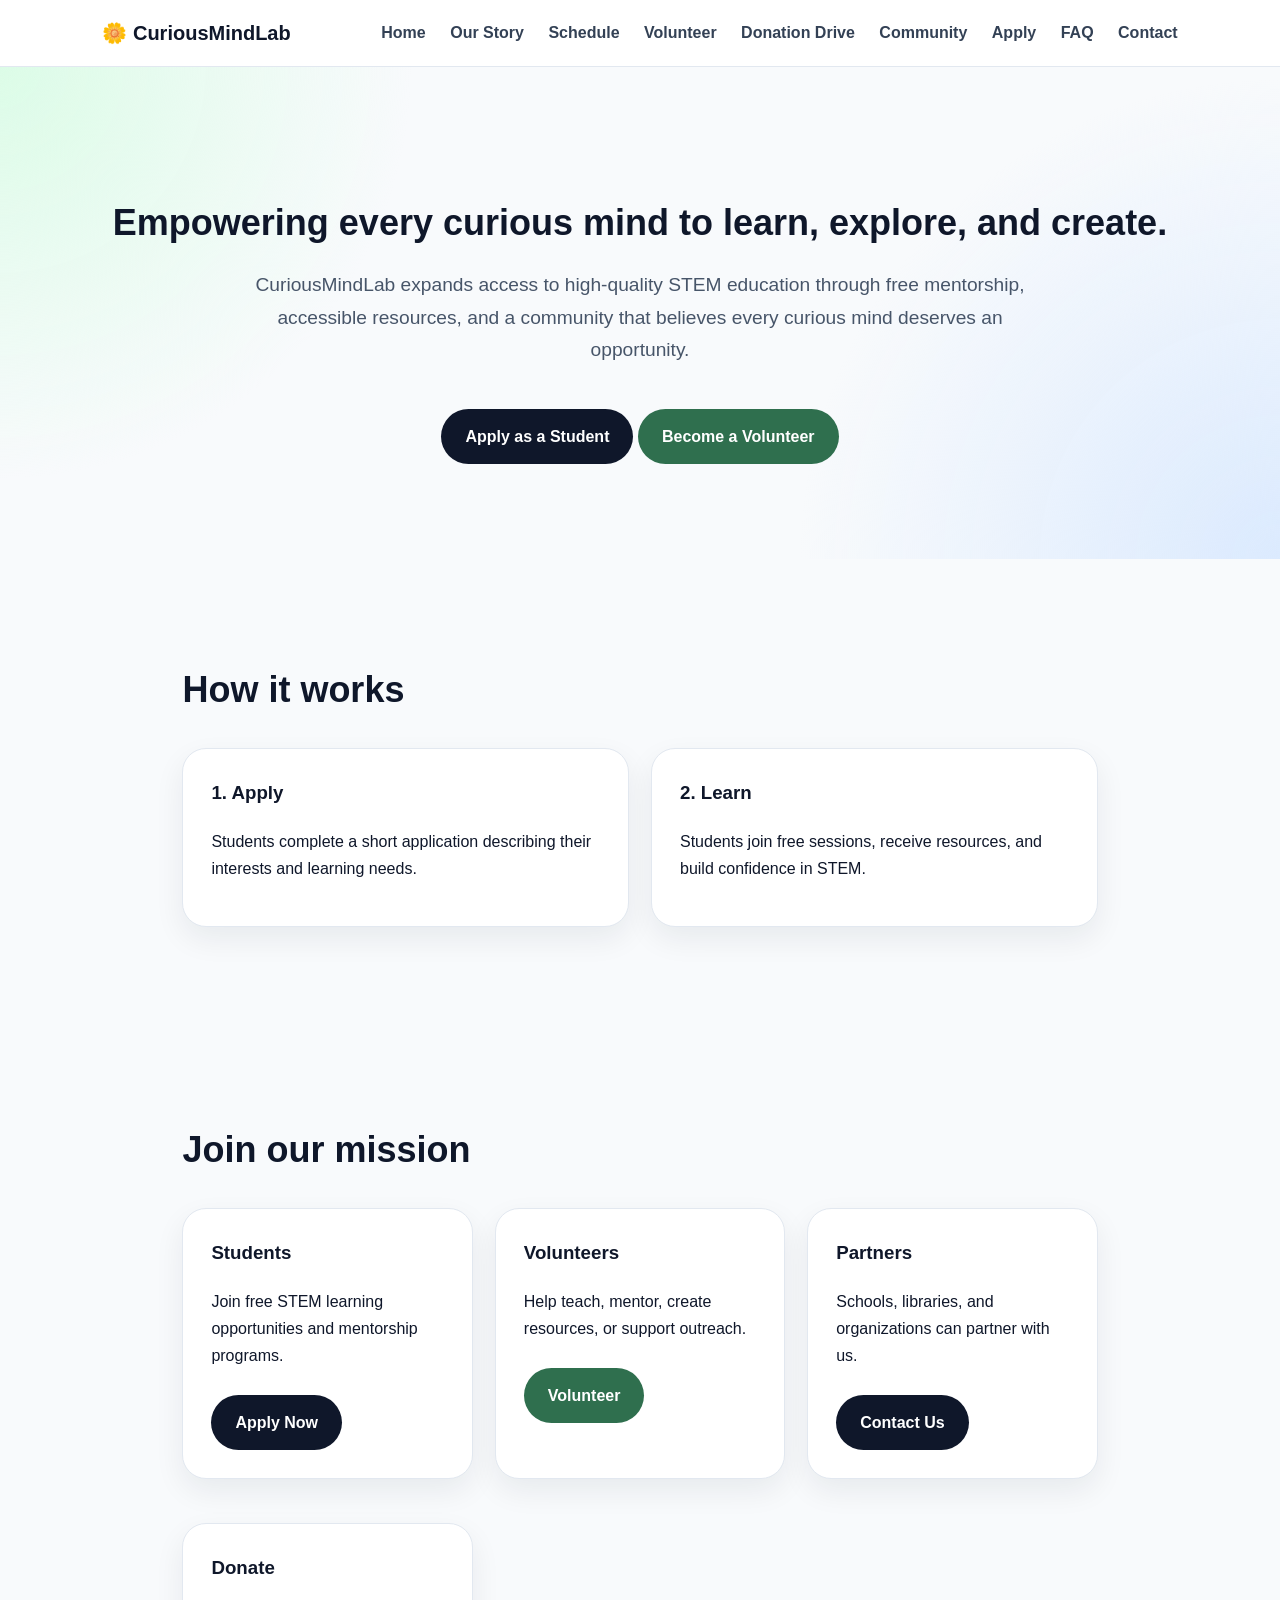
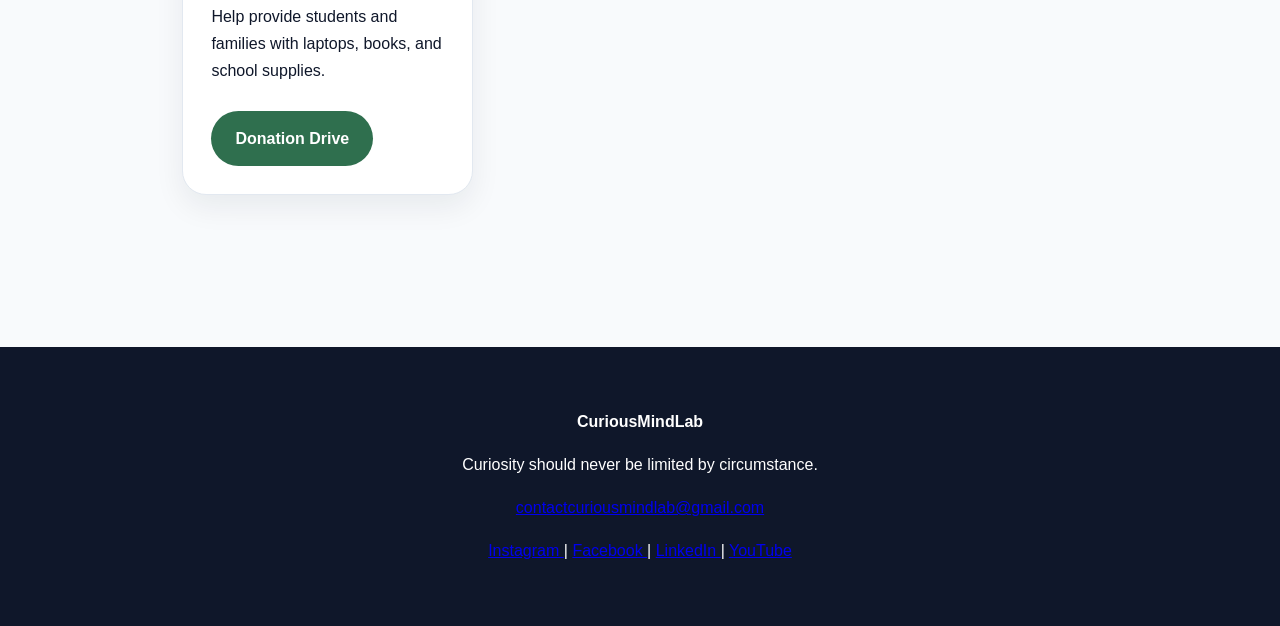
<file: index.html>
<!DOCTYPE html>
<html lang="en">
<head>
  <meta charset="UTF-8">
  <meta name="viewport" content="width=device-width, initial-scale=1.0">
  <title>CuriousMindLab</title>
  <link rel="stylesheet" href="style.css">
</head>
<body>

<nav>
  <a class="logo" href="index.html">🌼 CuriousMindLab</a>
  <button class="menu-btn" onclick="toggleMenu()">☰</button>
  <div class="nav-links" id="navLinks">
    <a href="index.html">Home</a>
    <a href="about.html">Our Story</a>
    <a href="schedule.html">Schedule</a>
    <a href="volunteer.html">Volunteer</a>
    <a href="donate.html">Donation Drive</a>
    <a href="community.html">Community</a>
    <a href="signup.html">Apply</a>
    <a href="faq.html">FAQ</a>
    <a href="contact.html">Contact</a>
  </div>
</nav>

<div class="hero">
  <h2> Empowering every curious mind to learn, explore, and create.</h2>
  <p>
    CuriousMindLab expands access to high-quality STEM education through free
    mentorship, accessible resources, and a community that believes every curious
    mind deserves an opportunity.
  </p>
  <a class="btn" href="https://forms.gle/2xfZHjqkMkYTVEiT9" target="_blank">Apply as a Student</a>
  <a class="btn green" href="https://forms.gle/sJ379AuczvffEJZz8" target="_blank">Become a Volunteer</a>
</div>

<section>
  <h2>How it works</h2>
  <div class="grid">
    <div class="card"><h3>1. Apply</h3><p>Students complete a short application describing their interests and learning needs.</p></div>
    <div class="card"><h3>2. Learn</h3><p>Students join free sessions, receive resources, and build confidence in STEM.</p></div>
  </div>
</section>

<section>
  <h2>Join our mission</h2>
  <div class="grid">
    <div class="card">
      <h3>Students</h3>
      <p>Join free STEM learning opportunities and mentorship programs.</p>
      <a class="btn" href="https://forms.gle/vCegKEQK5pZATJHg9" target="_blank">Apply Now</a>
    </div>
    <div class="card">
      <h3>Volunteers</h3>
      <p>Help teach, mentor, create resources, or support outreach.</p>
      <a class="btn green" href="https://forms.gle/sJ379AuczvffEJZz8" target="_blank">Volunteer</a>
    </div>
    <div class="card">
      <h3>Partners</h3>
      <p>Schools, libraries, and organizations can partner with us.</p>
      <a class="btn" href="contact.html">Contact Us</a>
    </div>
    <div class="card">
      <h3>Donate</h3>
      <p>Help provide students and families with laptops, books, and school supplies.</p>
      <a class="btn green" href="donate.html">Donation Drive</a>
    </div>
  </div>
</section>


 <footer>
  <p><strong>CuriousMindLab</strong></p>

  <p>Curiosity should never be limited by circumstance.</p>

  <p>
    <a href="mailto:contactcuriousmindlab@gmail.com">
      contactcuriousmindlab@gmail.com
    </a>
  </p>

  <p>
    <a
      href="https://www.instagram.com/contactcuriousmindlab/"
      target="_blank"
      rel="noopener noreferrer"
    >
      Instagram
    </a>
    |
    <a
      href="https://www.facebook.com/CuriousMindLab.org/"
      target="_blank"
      rel="noopener noreferrer"
    >
      Facebook
    </a>
    |
    <a
      href="https://www.linkedin.com/company/curiousmindlab/"
      target="_blank"
      rel="noopener noreferrer"
    >
      LinkedIn
    </a>
    |
    <a
      href="https://www.youtube.com/@CuriousMindLabOrg"
      target="_blank"
      rel="noopener noreferrer"
    >
      YouTube
    </a>
  </p>
</footer>


<script src="script.js"></script>
</body>
</html>
</file>
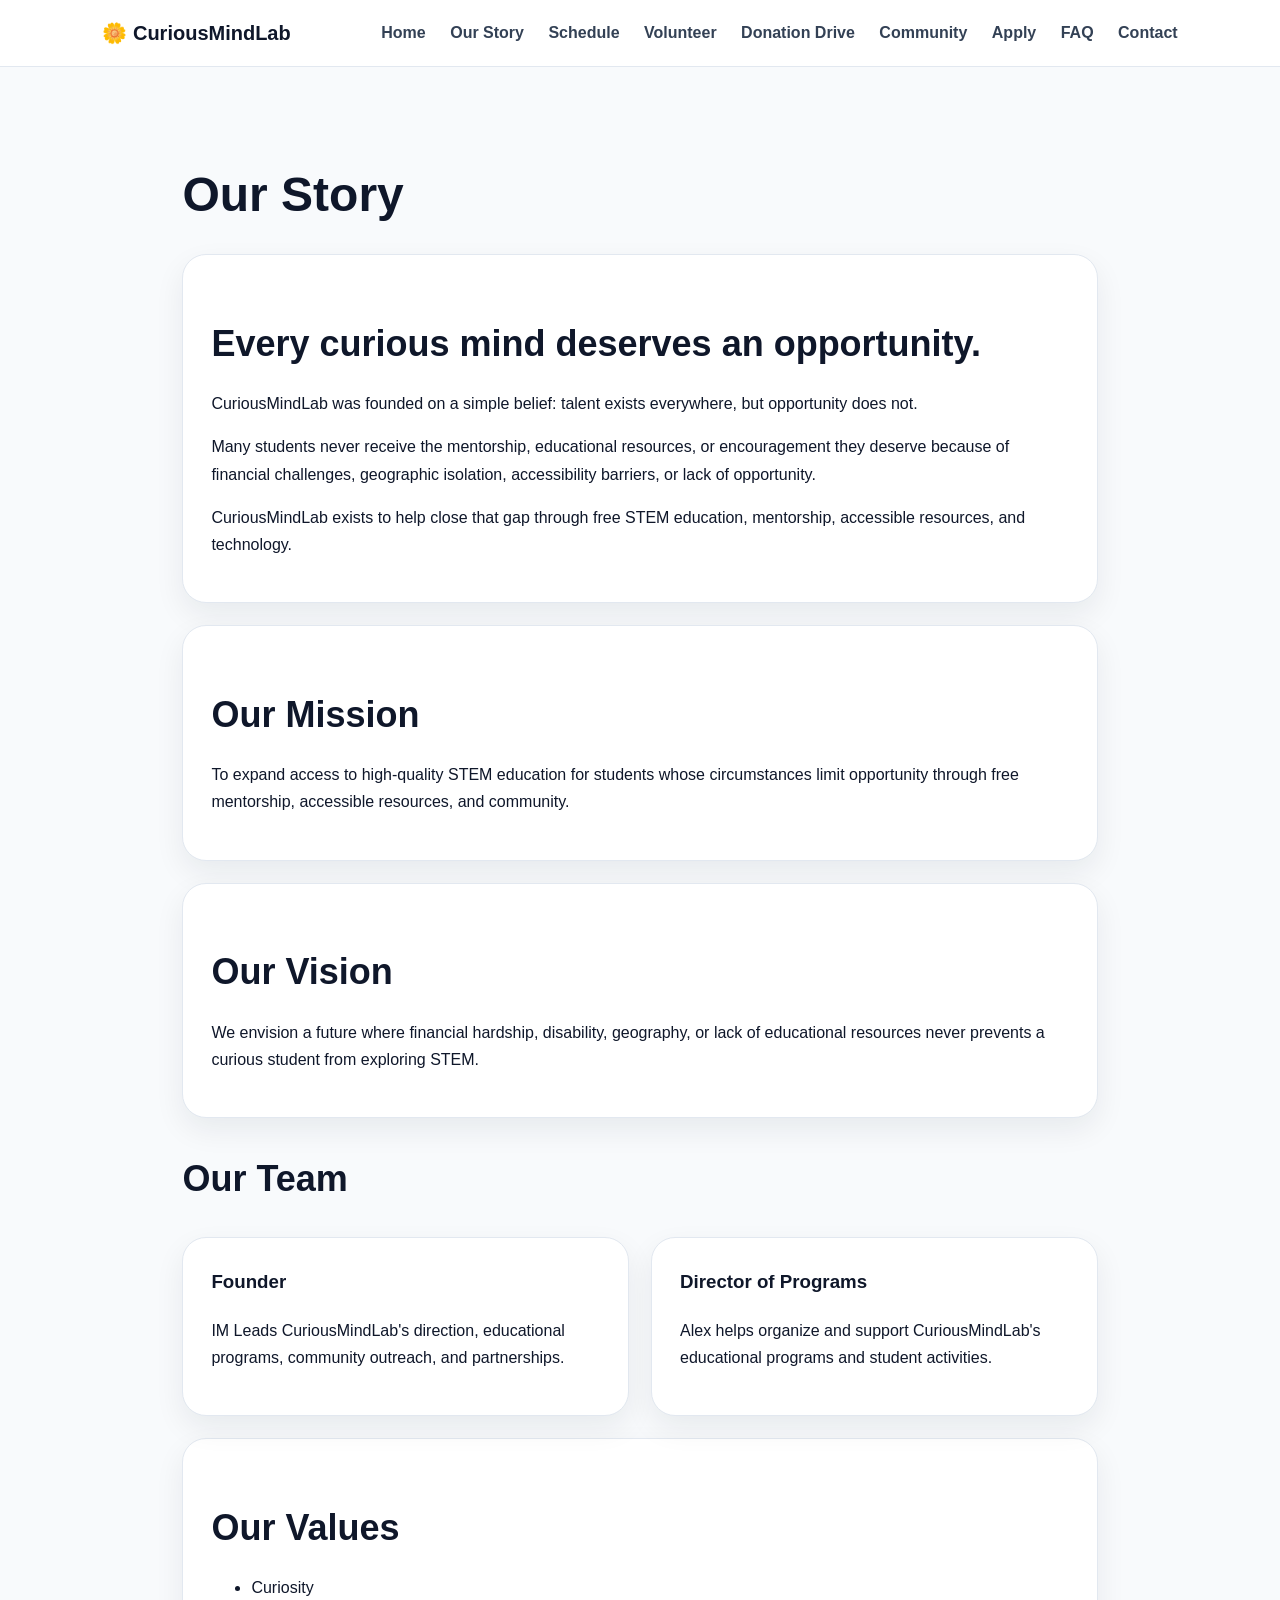
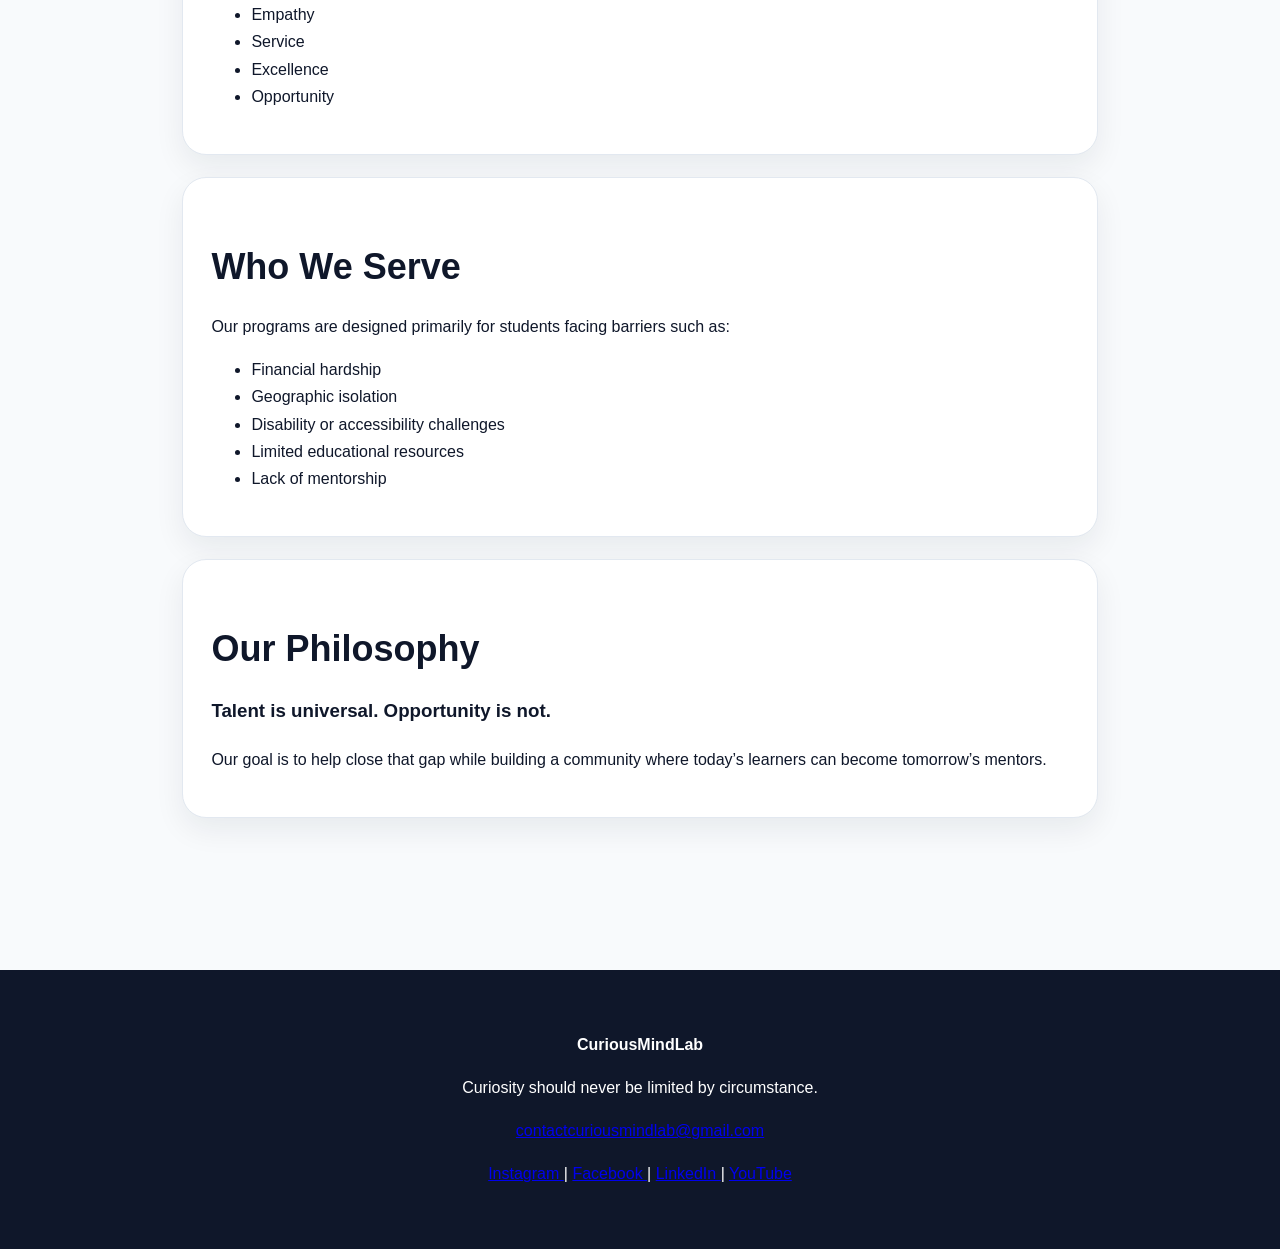
<file: about.html>
<!DOCTYPE html>
<html lang="en">
<head>
  <meta charset="UTF-8">
  <meta name="viewport" content="width=device-width, initial-scale=1.0">
  <title>Our Story | CuriousMindLab</title>
  <link rel="stylesheet" href="style.css">
</head>
<body>

<nav>
  <a class="logo" href="index.html">🌼 CuriousMindLab</a>
  <button class="menu-btn" onclick="toggleMenu()">☰</button>

  <div class="nav-links" id="navLinks">
    <a href="index.html">Home</a>
    <a href="about.html">Our Story</a>
    <a href="schedule.html">Schedule</a>
    <a href="volunteer.html">Volunteer</a>
    <a href="donate.html">Donation Drive</a>
    <a href="community.html">Community</a>
    <a href="signup.html">Apply</a>
    <a href="faq.html">FAQ</a>
    <a href="contact.html">Contact</a>
  </div>
</nav>


<div class="container">

  <h1>Our Story</h1>

  <div class="card">
    <h2>Every curious mind deserves an opportunity.</h2>

    <p>
      CuriousMindLab was founded on a simple belief: talent exists everywhere,
      but opportunity does not.
    </p>

    <p>
      Many students never receive the mentorship, educational resources, or
      encouragement they deserve because of financial challenges, geographic
      isolation, accessibility barriers, or lack of opportunity.
    </p>

    <p>
      CuriousMindLab exists to help close that gap through free STEM education,
      mentorship, accessible resources, and technology.
    </p>
  </div>


  <div class="card">
    <h2>Our Mission</h2>

    <p>
      To expand access to high-quality STEM education for students whose
      circumstances limit opportunity through free mentorship, accessible
      resources, and community.
    </p>
  </div>


  <div class="card">
    <h2>Our Vision</h2>

    <p>
      We envision a future where financial hardship, disability, geography, or
      lack of educational resources never prevents a curious student from
      exploring STEM.
    </p>
  </div>


  <!-- TEAM -->

  <h2>Our Team</h2>



<div class="grid">
  <div class="card">
    <h3>Founder</h3>
    <p>
      IM Leads CuriousMindLab's direction, educational programs,
      community outreach, and partnerships.
    </p>
  </div>

  <div class="card">
    <h3>Director of Programs</h3>
    <p>
      Alex helps organize and support CuriousMindLab's educational
      programs and student activities.
    </p>
  </div>
</div>


  <div class="card">
    <h2>Our Values</h2>

    <ul>
      <li>Curiosity</li>
      <li>Empathy</li>
      <li>Service</li>
      <li>Excellence</li>
      <li>Opportunity</li>
    </ul>
  </div>


  <div class="card">
    <h2>Who We Serve</h2>

    <p>
      Our programs are designed primarily for students facing barriers such as:
    </p>

    <ul>
      <li>Financial hardship</li>
      <li>Geographic isolation</li>
      <li>Disability or accessibility challenges</li>
      <li>Limited educational resources</li>
      <li>Lack of mentorship</li>
    </ul>
  </div>


  <div class="card">
    <h2>Our Philosophy</h2>

    <h3>Talent is universal. Opportunity is not.</h3>

    <p>
      Our goal is to help close that gap while building a community where
      today’s learners can become tomorrow’s mentors.
    </p>
  </div>

</div>


<footer>
  <p><strong>CuriousMindLab</strong></p>

  <p>Curiosity should never be limited by circumstance.</p>

  <p>
    <a href="mailto:contactcuriousmindlab@gmail.com">
      contactcuriousmindlab@gmail.com
    </a>
  </p>

  <p>
    <a
      href="https://www.instagram.com/contactcuriousmindlab/"
      target="_blank"
      rel="noopener noreferrer"
    >
      Instagram
    </a>
    |
    <a
      href="https://www.facebook.com/CuriousMindLab.org/"
      target="_blank"
      rel="noopener noreferrer"
    >
      Facebook
    </a>
    |
    <a
      href="https://www.linkedin.com/company/curiousmindlab/"
      target="_blank"
      rel="noopener noreferrer"
    >
      LinkedIn
    </a>
    |
    <a
      href="https://www.youtube.com/@CuriousMindLabOrg"
      target="_blank"
      rel="noopener noreferrer"
    >
      YouTube
    </a>
  </p>
</footer>


<script src="script.js"></script>

</body>
</html>
</file>
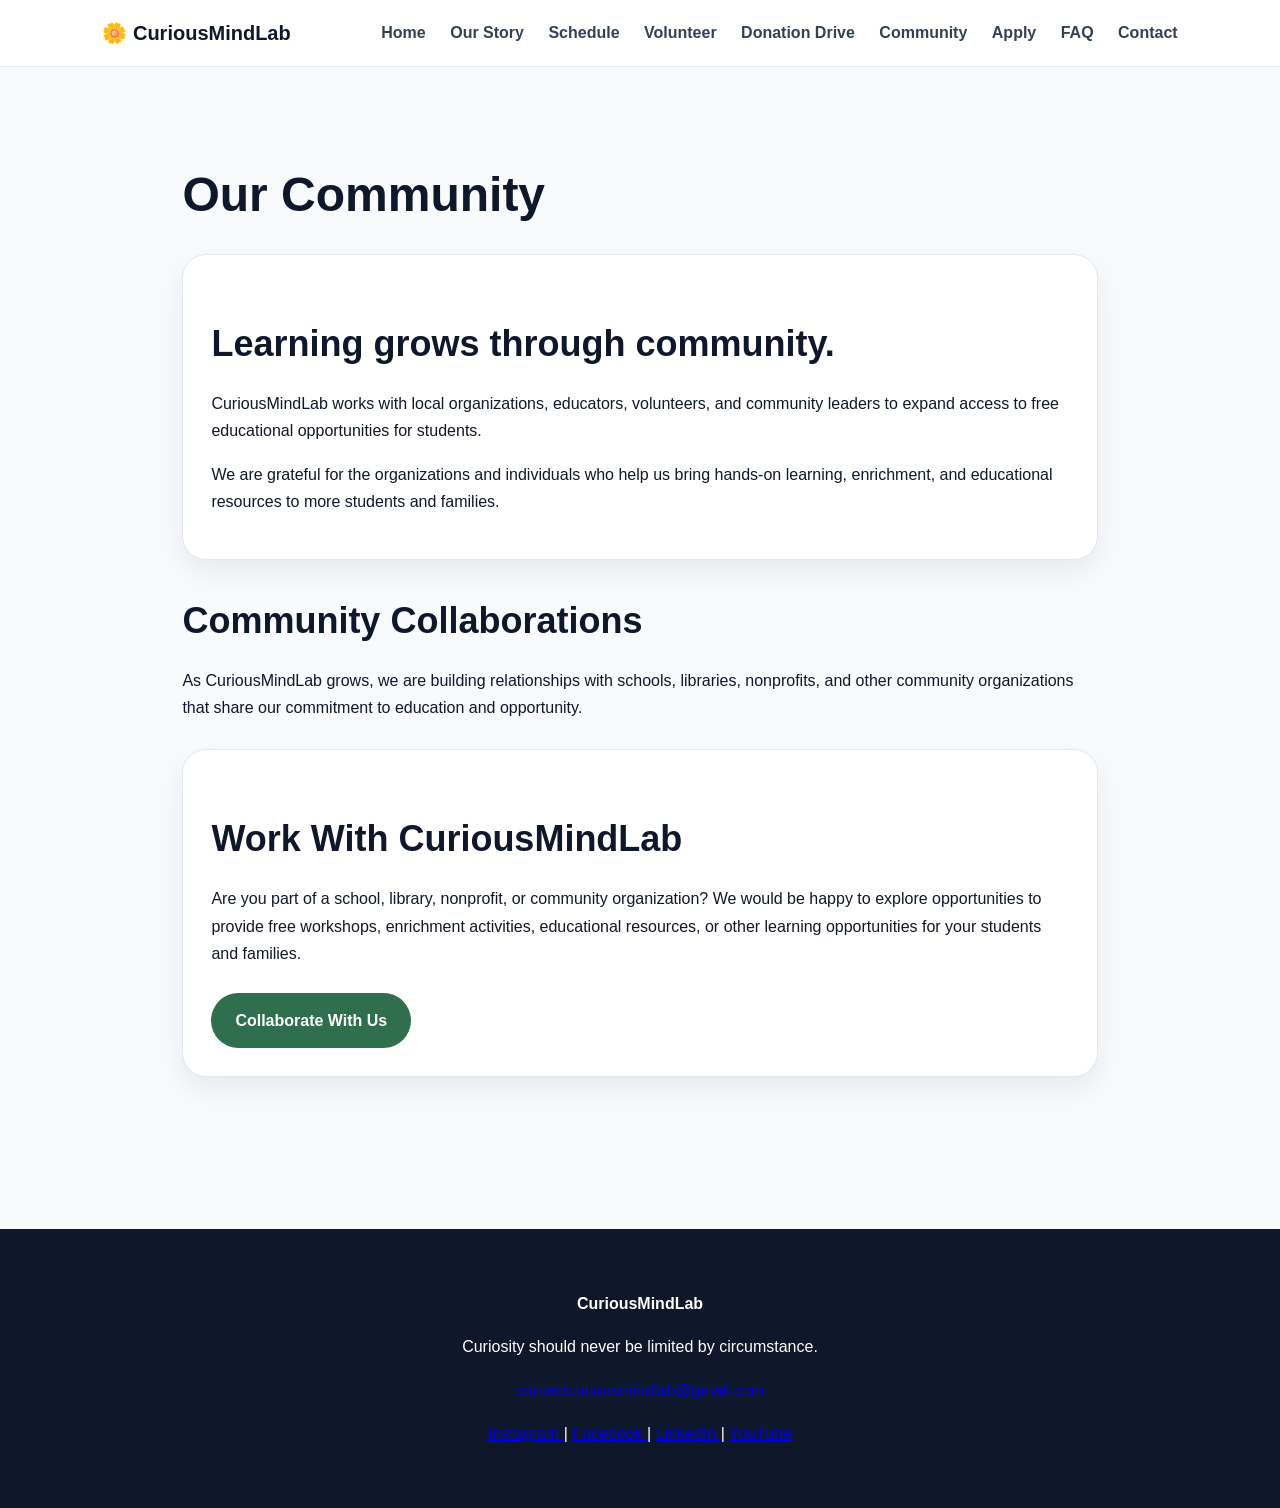
<file: community.html>
<!DOCTYPE html>
<html lang="en">
<head>
  <meta charset="UTF-8">
  <meta name="viewport" content="width=device-width, initial-scale=1.0">
  <title>Community | CuriousMindLab</title>
  <link rel="stylesheet" href="style.css">
</head>
<body>

<nav>
  <a class="logo" href="index.html">🌼 CuriousMindLab</a>
  <button class="menu-btn" onclick="toggleMenu()">☰</button>

  <div class="nav-links" id="navLinks">
    <a href="index.html">Home</a>
    <a href="about.html">Our Story</a>
    <a href="schedule.html">Schedule</a>
    <a href="volunteer.html">Volunteer</a>
    <a href="donate.html">Donation Drive</a>
    <a href="community.html">Community</a>
    <a href="signup.html">Apply</a>
    <a href="faq.html">FAQ</a>
    <a href="contact.html">Contact</a>
  </div>
</nav>


<div class="container">

  <h1>Our Community</h1>

  <div class="card">
    <h2>Learning grows through community.</h2>
    <p>
      CuriousMindLab works with local organizations, educators, volunteers,
      and community leaders to expand access to free educational opportunities
      for students.
    </p>

    <p>
      We are grateful for the organizations and individuals who help us bring
      hands-on learning, enrichment, and educational resources to more students
      and families.
    </p>
  </div>


  <h2>Community Collaborations</h2>

  <p>
    As CuriousMindLab grows, we are building relationships with schools,
    libraries, nonprofits, and other community organizations that share our
    commitment to education and opportunity.
  </p>

  <div class="grid">

    <!--
    Add a card here after a real collaboration has taken place.

    Example:

    <div class="card">
      <h3>Sunday Friends</h3>
      <p>
        CuriousMindLab led a hands-on STEM activity station for students and
        families in the Sunday Friends community.
      </p>
    </div>
    -->

  </div>

  <div class="card">
    <h2>Work With CuriousMindLab</h2>

    <p>
      Are you part of a school, library, nonprofit, or community organization?
      We would be happy to explore opportunities to provide free workshops,
      enrichment activities, educational resources, or other learning
      opportunities for your students and families.
    </p>

    <a class="btn green" href="contact.html">
      Collaborate With Us
    </a>
  </div>

</div>


<footer>
  <p><strong>CuriousMindLab</strong></p>

  <p>Curiosity should never be limited by circumstance.</p>

  <p>
    <a href="mailto:contactcuriousmindlab@gmail.com">
      contactcuriousmindlab@gmail.com
    </a>
  </p>

  <p>
    <a
      href="https://www.instagram.com/contactcuriousmindlab/"
      target="_blank"
      rel="noopener noreferrer"
    >
      Instagram
    </a>
    |
    <a
      href="https://www.facebook.com/CuriousMindLab.org/"
      target="_blank"
      rel="noopener noreferrer"
    >
      Facebook
    </a>
    |
    <a
      href="https://www.linkedin.com/company/curiousmindlab/"
      target="_blank"
      rel="noopener noreferrer"
    >
      LinkedIn
    </a>
    |
    <a
      href="https://www.youtube.com/@CuriousMindLabOrg"
      target="_blank"
      rel="noopener noreferrer"
    >
      YouTube
    </a>
  </p>
</footer>


<script src="script.js"></script>

</body>
</html>
</file>
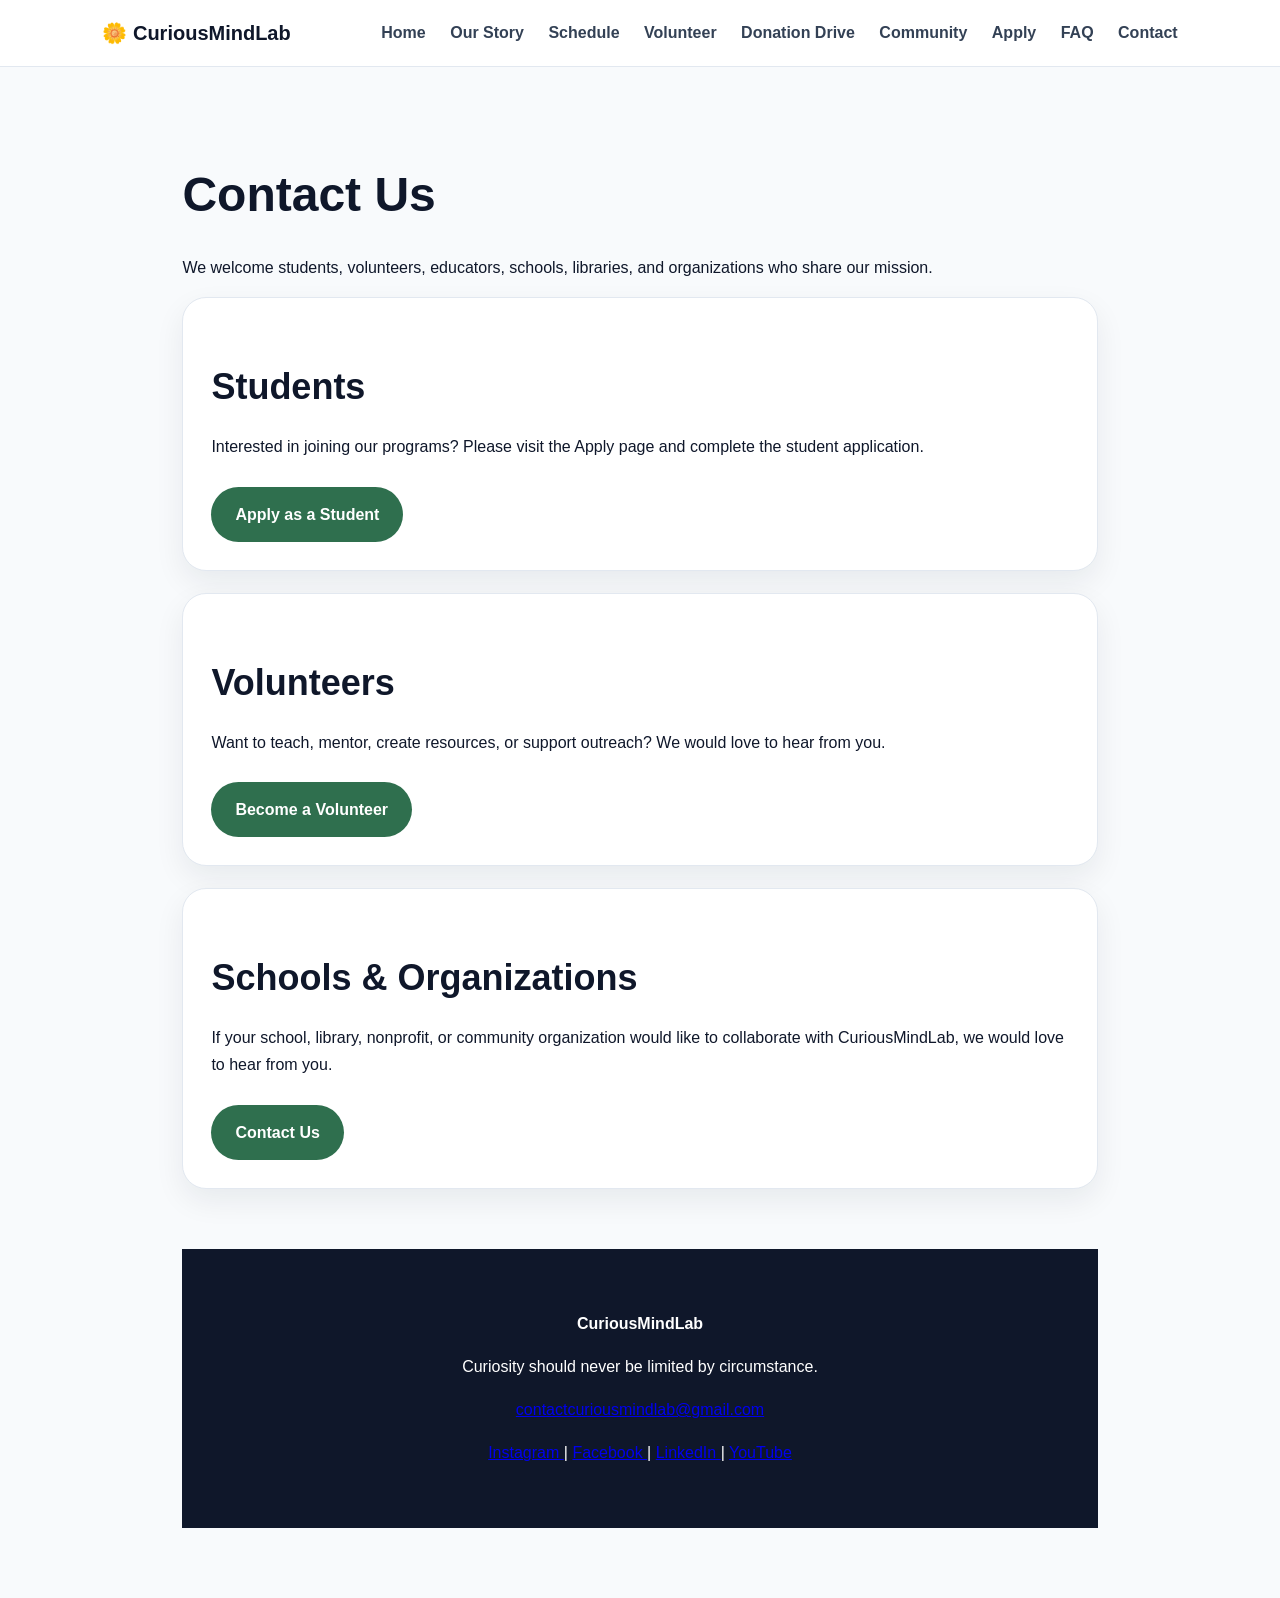
<file: contact.html>
<!DOCTYPE html>
<html lang="en">
<head>
  <meta charset="UTF-8">
  <meta name="viewport" content="width=device-width, initial-scale=1.0">
  <title>Contact | CuriousMindLab</title>
  <link rel="stylesheet" href="style.css">
</head>
<body>

<nav>
  <a class="logo" href="index.html">🌼 CuriousMindLab</a>
  <button class="menu-btn" onclick="toggleMenu()">☰</button>
  <div class="nav-links" id="navLinks">
    <a href="index.html">Home</a>
    <a href="about.html">Our Story</a>
    <a href="schedule.html">Schedule</a>
    <a href="volunteer.html">Volunteer</a>
    <a href="donate.html">Donation Drive</a>
    <a href="community.html">Community</a>
    <a href="signup.html">Apply</a>
    <a href="faq.html">FAQ</a>
    <a href="contact.html">Contact</a>
  </div>
</nav>

<div class="container">
  <h1>Contact Us</h1>

  <p>
    We welcome students, volunteers, educators, schools, libraries, and organizations
    who share our mission.
  </p>

  <div class="card">
    <h2>Students</h2>
    <p>
      Interested in joining our programs? Please visit the Apply page and complete
      the student application.
    </p>
    <a class="btn green" href="signup.html">Apply as a Student</a>
  </div>

  <div class="card">
    <h2>Volunteers</h2>
    <p>
      Want to teach, mentor, create resources, or support outreach? We would love
      to hear from you.
    </p>
    <a class="btn green" href="https://forms.gle/sJ379AuczvffEJZz8" target="_blank">
      Become a Volunteer
    </a>
  </div>

<div class="card">
  <h2>Schools & Organizations</h2>
  <p>
    If your school, library, nonprofit, or community organization would like
    to collaborate with CuriousMindLab, we would love to hear from you.
  </p>


  <a
    class="btn green"
    href="mailto:contactcuriousmindlab@gmail.com"
  >
    Contact Us
  </a>
</div>

<footer>
  <p><strong>CuriousMindLab</strong></p>

  <p>Curiosity should never be limited by circumstance.</p>

  <p>
    <a href="mailto:contactcuriousmindlab@gmail.com">
      contactcuriousmindlab@gmail.com
    </a>
  </p>

  <p>
    <a
      href="https://www.instagram.com/contactcuriousmindlab/"
      target="_blank"
      rel="noopener noreferrer"
    >
      Instagram
    </a>
    |
    <a
      href="https://www.facebook.com/CuriousMindLab.org/"
      target="_blank"
      rel="noopener noreferrer"
    >
      Facebook
    </a>
    |
    <a
      href="https://www.linkedin.com/company/curiousmindlab/"
      target="_blank"
      rel="noopener noreferrer"
    >
      LinkedIn
    </a>
    |
    <a
      href="https://www.youtube.com/@CuriousMindLabOrg"
      target="_blank"
      rel="noopener noreferrer"
    >
      YouTube
    </a>
  </p>
</footer>

<script src="script.js"></script>
</body>
</html>
</file>
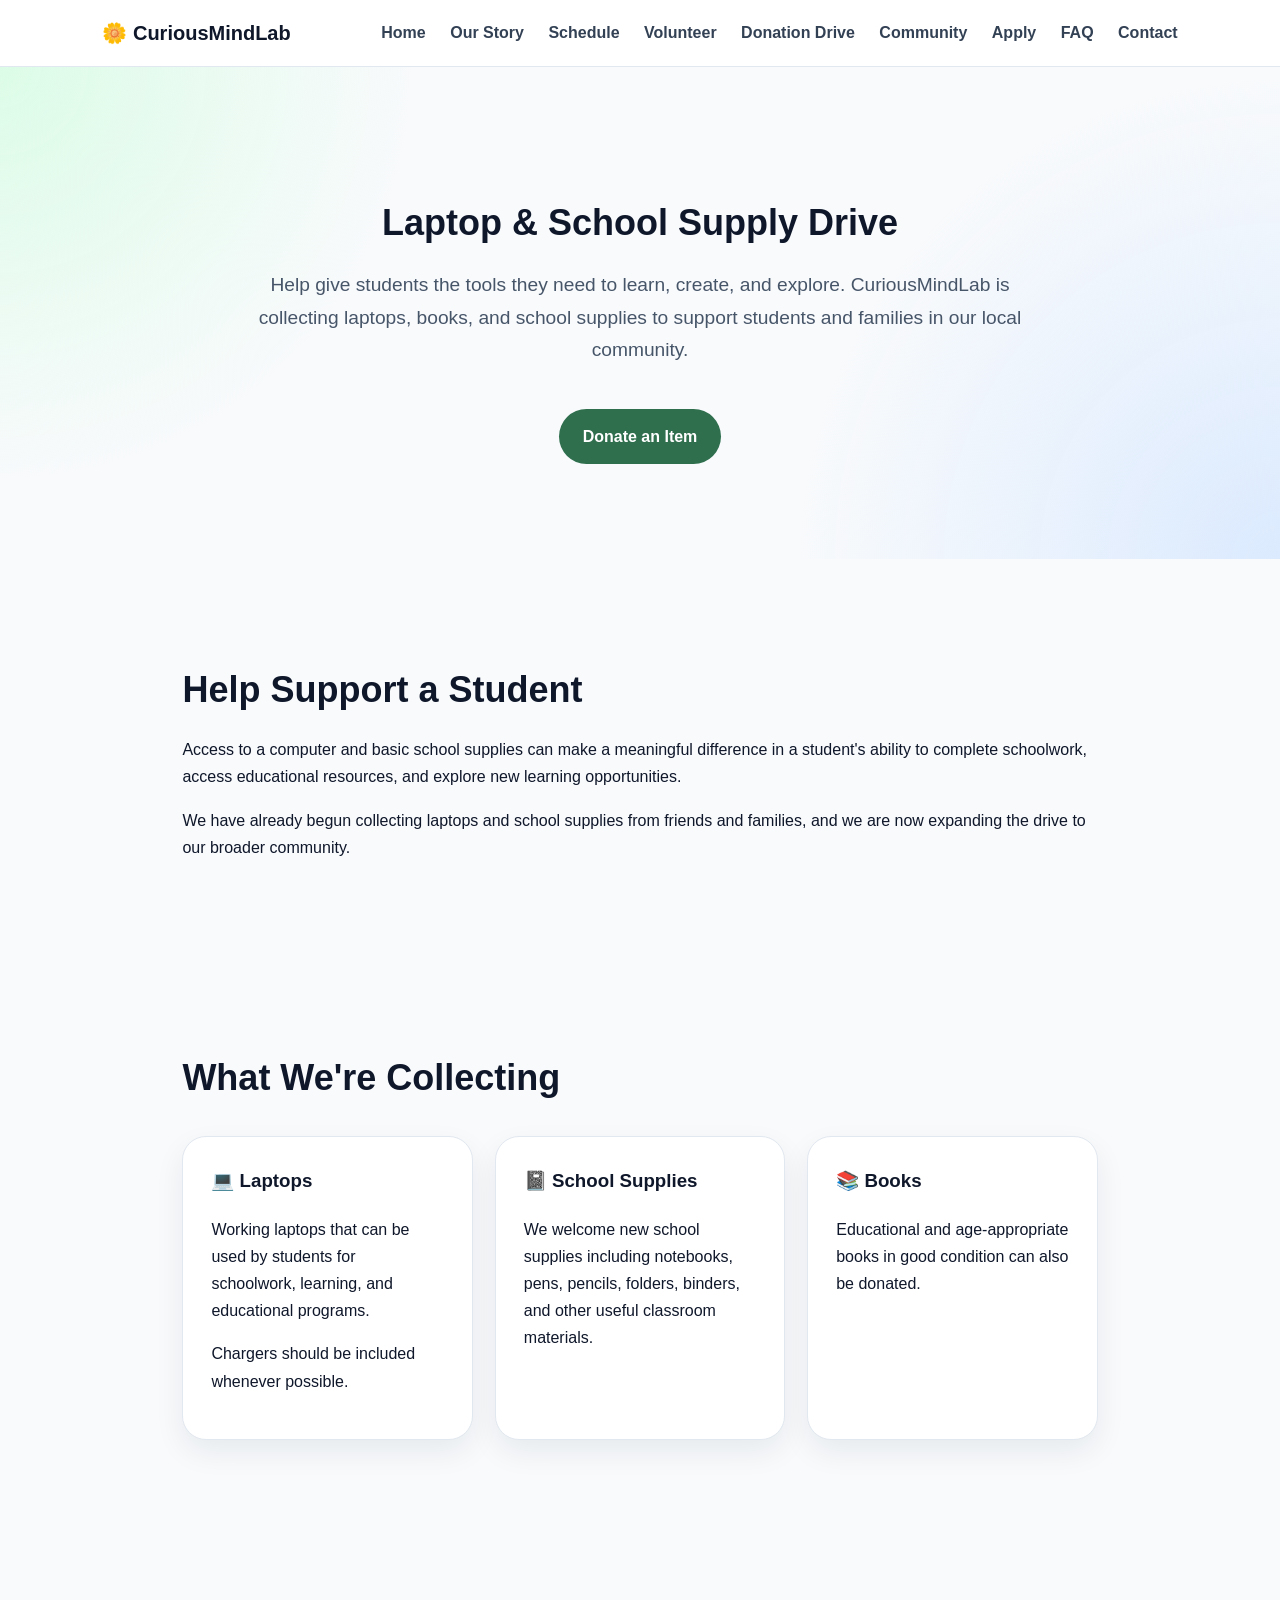
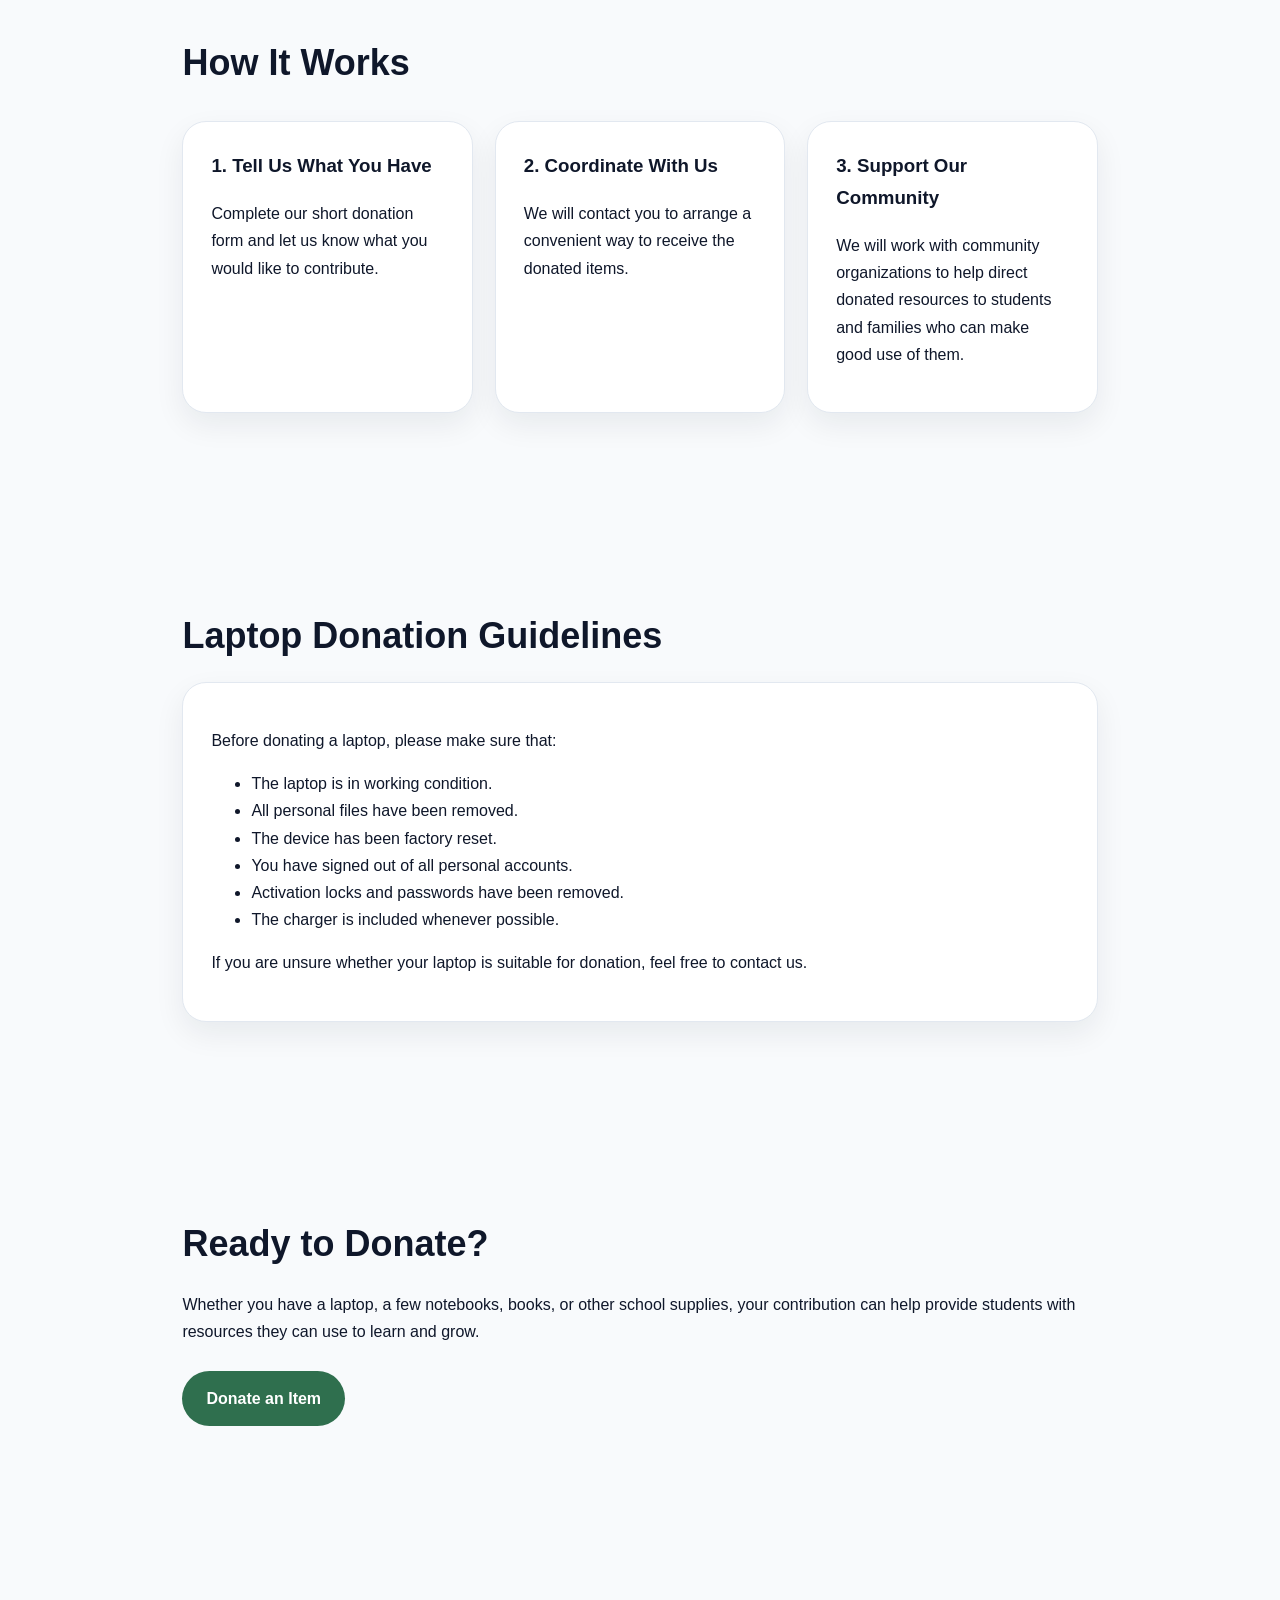
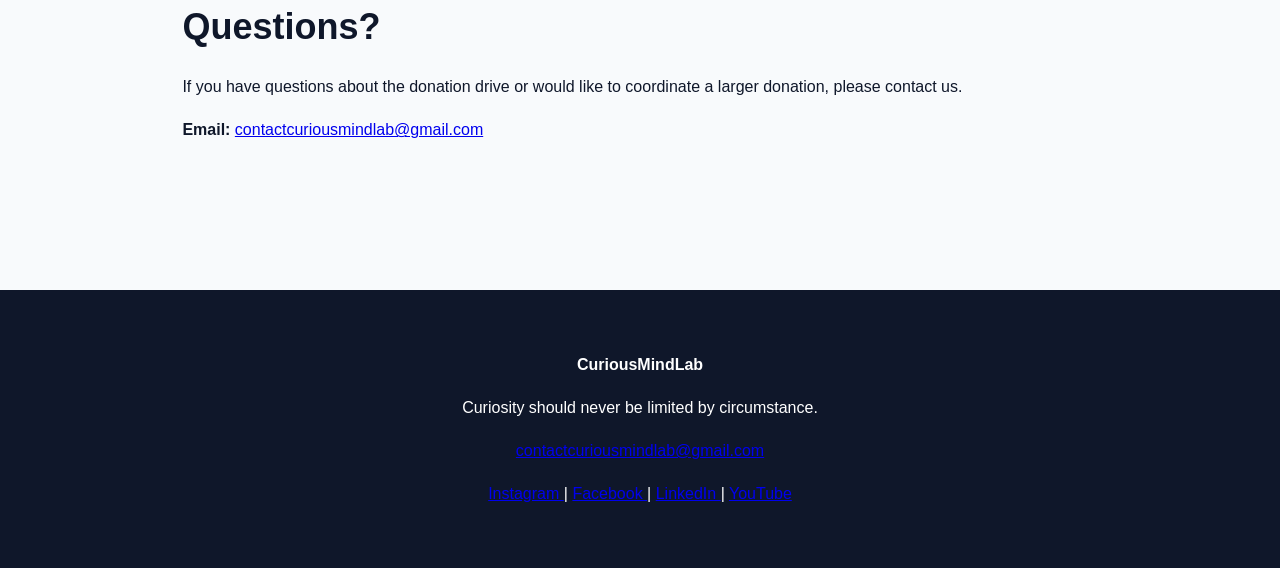
<file: donate.html>
<!DOCTYPE html>
<html lang="en">
<head>
  <meta charset="UTF-8">
  <meta name="viewport" content="width=device-width, initial-scale=1.0">

  <title>Laptop & School Supply Drive | CuriousMindLab</title>

  <link rel="stylesheet" href="style.css">
</head>

<body>

<nav>
  <a class="logo" href="index.html">🌼 CuriousMindLab</a>

  <button class="menu-btn" onclick="toggleMenu()">☰</button>

  <div class="nav-links" id="navLinks">
    <a href="index.html">Home</a>
    <a href="about.html">Our Story</a>
    <a href="schedule.html">Schedule</a>
    <a href="volunteer.html">Volunteer</a>
    <a href="donate.html">Donation Drive</a>
    <a href="community.html">Community</a>
    <a href="signup.html">Apply</a>
    <a href="faq.html">FAQ</a>
    <a href="contact.html">Contact</a>
  </div>
</nav>


<!-- HERO -->

<div class="hero">

  <h2>Laptop & School Supply Drive</h2>

  <p>
    Help give students the tools they need to learn, create, and explore.
    CuriousMindLab is collecting laptops, books, and school supplies to support
    students and families in our local community.
  </p>

  <a
    class="btn green"
    href="https://docs.google.com/forms/d/e/1FAIpQLScdyLJ37Bbfeq45z5Go-Ag3caahF5CAU68d8fzPV71i4UttVg/viewform"
    target="_blank"
  >
    Donate an Item
  </a>

</div>

<!-- WHY WE ARE DOING THIS -->

<section>

  <h2>Help Support a Student</h2>

  <p>
    Access to a computer and basic school supplies can make a meaningful
    difference in a student's ability to complete schoolwork, access educational
    resources, and explore new learning opportunities.
  </p>

  <p>
    We have already begun collecting laptops and school supplies from friends
    and families, and we are now expanding the drive to our broader community.
  </p>

</section>

<!-- ITEMS -->

<section>

  <h2>What We're Collecting</h2>

  <div class="grid">

    <div class="card">

      <h3>💻 Laptops</h3>

      <p>
        Working laptops that can be used by students for schoolwork,
        learning, and educational programs.
      </p>

      <p>
        Chargers should be included whenever possible.
      </p>

    </div>


    <div class="card">

      <h3>📓 School Supplies</h3>

      <p>
        We welcome new school supplies including notebooks, pens,
        pencils, folders, binders, and other useful classroom materials.
      </p>

    </div>


    <div class="card">

      <h3>📚 Books</h3>

      <p>
        Educational and age-appropriate books in good condition
        can also be donated.
      </p>

    </div>

  </div>

</section>

<!-- HOW IT WORKS -->

<section>

  <h2>How It Works</h2>

  <div class="grid">

    <div class="card">

      <h3>1. Tell Us What You Have</h3>

      <p>
        Complete our short donation form and let us know what
        you would like to contribute.
      </p>

    </div>

    <div class="card">

      <h3>2. Coordinate With Us</h3>

      <p>
        We will contact you to arrange a convenient way to
        receive the donated items.
      </p>

    </div>

    <div class="card">

      <h3>3. Support Our Community</h3>

      <p>
        We will work with community organizations to help direct
        donated resources to students and families who can make
        good use of them.
      </p>

    </div>

  </div>

</section>

<!-- LAPTOP GUIDELINES -->

<section>

  <h2>Laptop Donation Guidelines</h2>

  <div class="card">

    <p>
      Before donating a laptop, please make sure that:
    </p>

    <ul>
      <li>The laptop is in working condition.</li>
      <li>All personal files have been removed.</li>
      <li>The device has been factory reset.</li>
      <li>You have signed out of all personal accounts.</li>
      <li>Activation locks and passwords have been removed.</li>
      <li>The charger is included whenever possible.</li>
    </ul>

    <p>
      If you are unsure whether your laptop is suitable for donation,
      feel free to contact us.
    </p>

  </div>

</section>

<!-- CALL TO ACTION -->

<section>

  <h2>Ready to Donate?</h2>

  <p>
    Whether you have a laptop, a few notebooks, books, or other school
    supplies, your contribution can help provide students with resources
    they can use to learn and grow.
  </p>

  <a
    class="btn green"
    href="https://docs.google.com/forms/d/e/1FAIpQLScdyLJ37Bbfeq45z5Go-Ag3caahF5CAU68d8fzPV71i4UttVg/viewform"
    target="_blank"
  >
    Donate an Item
  </a>

</section>

<!-- QUESTIONS -->

<section>

  <h2>Questions?</h2>

  <p>
    If you have questions about the donation drive or would like to
    coordinate a larger donation, please contact us.
  </p>

  <p>
    <strong>Email:</strong>
    <a href="mailto:contactcuriousmindlab@gmail.com">
      contactcuriousmindlab@gmail.com
    </a>
  </p>

</section>

<footer>
  <p><strong>CuriousMindLab</strong></p>

  <p>Curiosity should never be limited by circumstance.</p>

  <p>
    <a href="mailto:contactcuriousmindlab@gmail.com">
      contactcuriousmindlab@gmail.com
    </a>
  </p>

  <p>
    <a
      href="https://www.instagram.com/contactcuriousmindlab/"
      target="_blank"
      rel="noopener noreferrer"
    >
      Instagram
    </a>
    |
    <a
      href="https://www.facebook.com/CuriousMindLab.org/"
      target="_blank"
      rel="noopener noreferrer"
    >
      Facebook
    </a>
    |
    <a
      href="https://www.linkedin.com/company/curiousmindlab/"
      target="_blank"
      rel="noopener noreferrer"
    >
      LinkedIn
    </a>
    |
    <a
      href="https://www.youtube.com/@CuriousMindLabOrg"
      target="_blank"
      rel="noopener noreferrer"
    >
      YouTube
    </a>
  </p>
</footer>

<script src="script.js"></script>

</body>
</html>
</file>
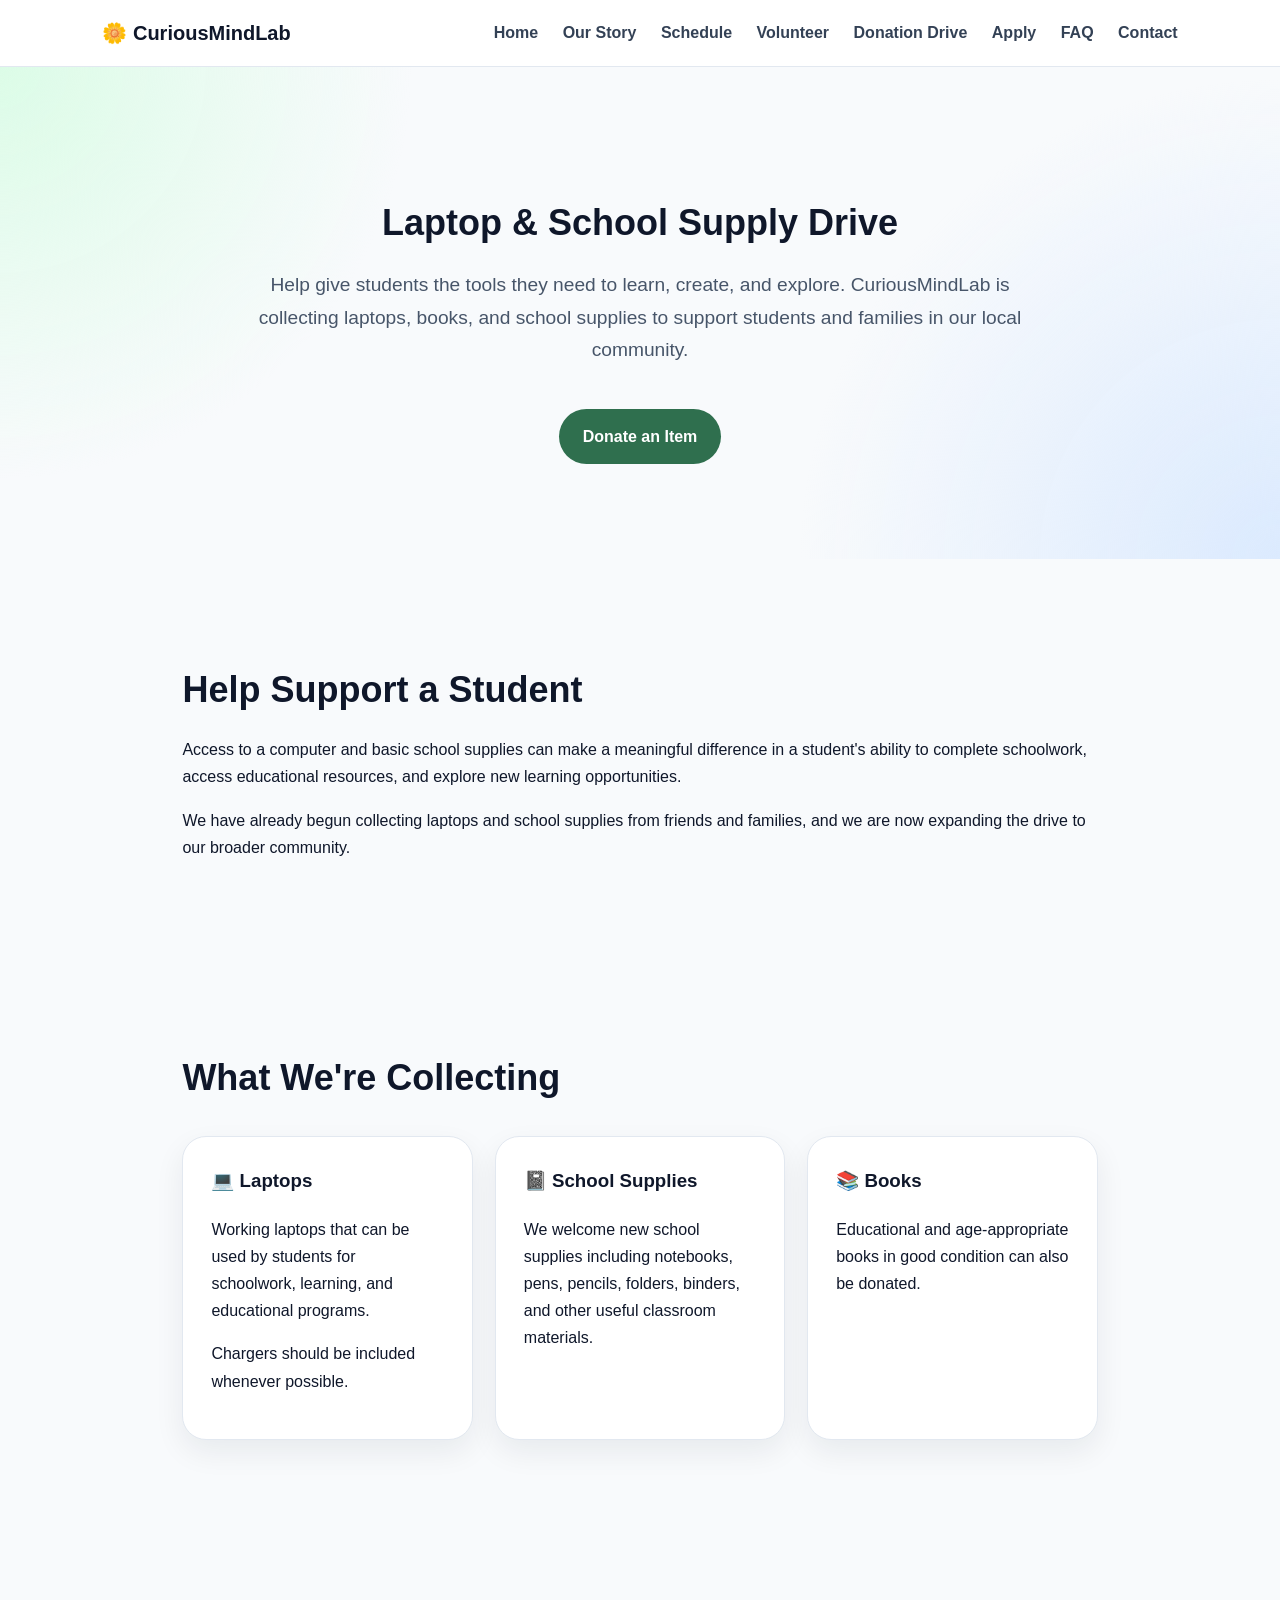
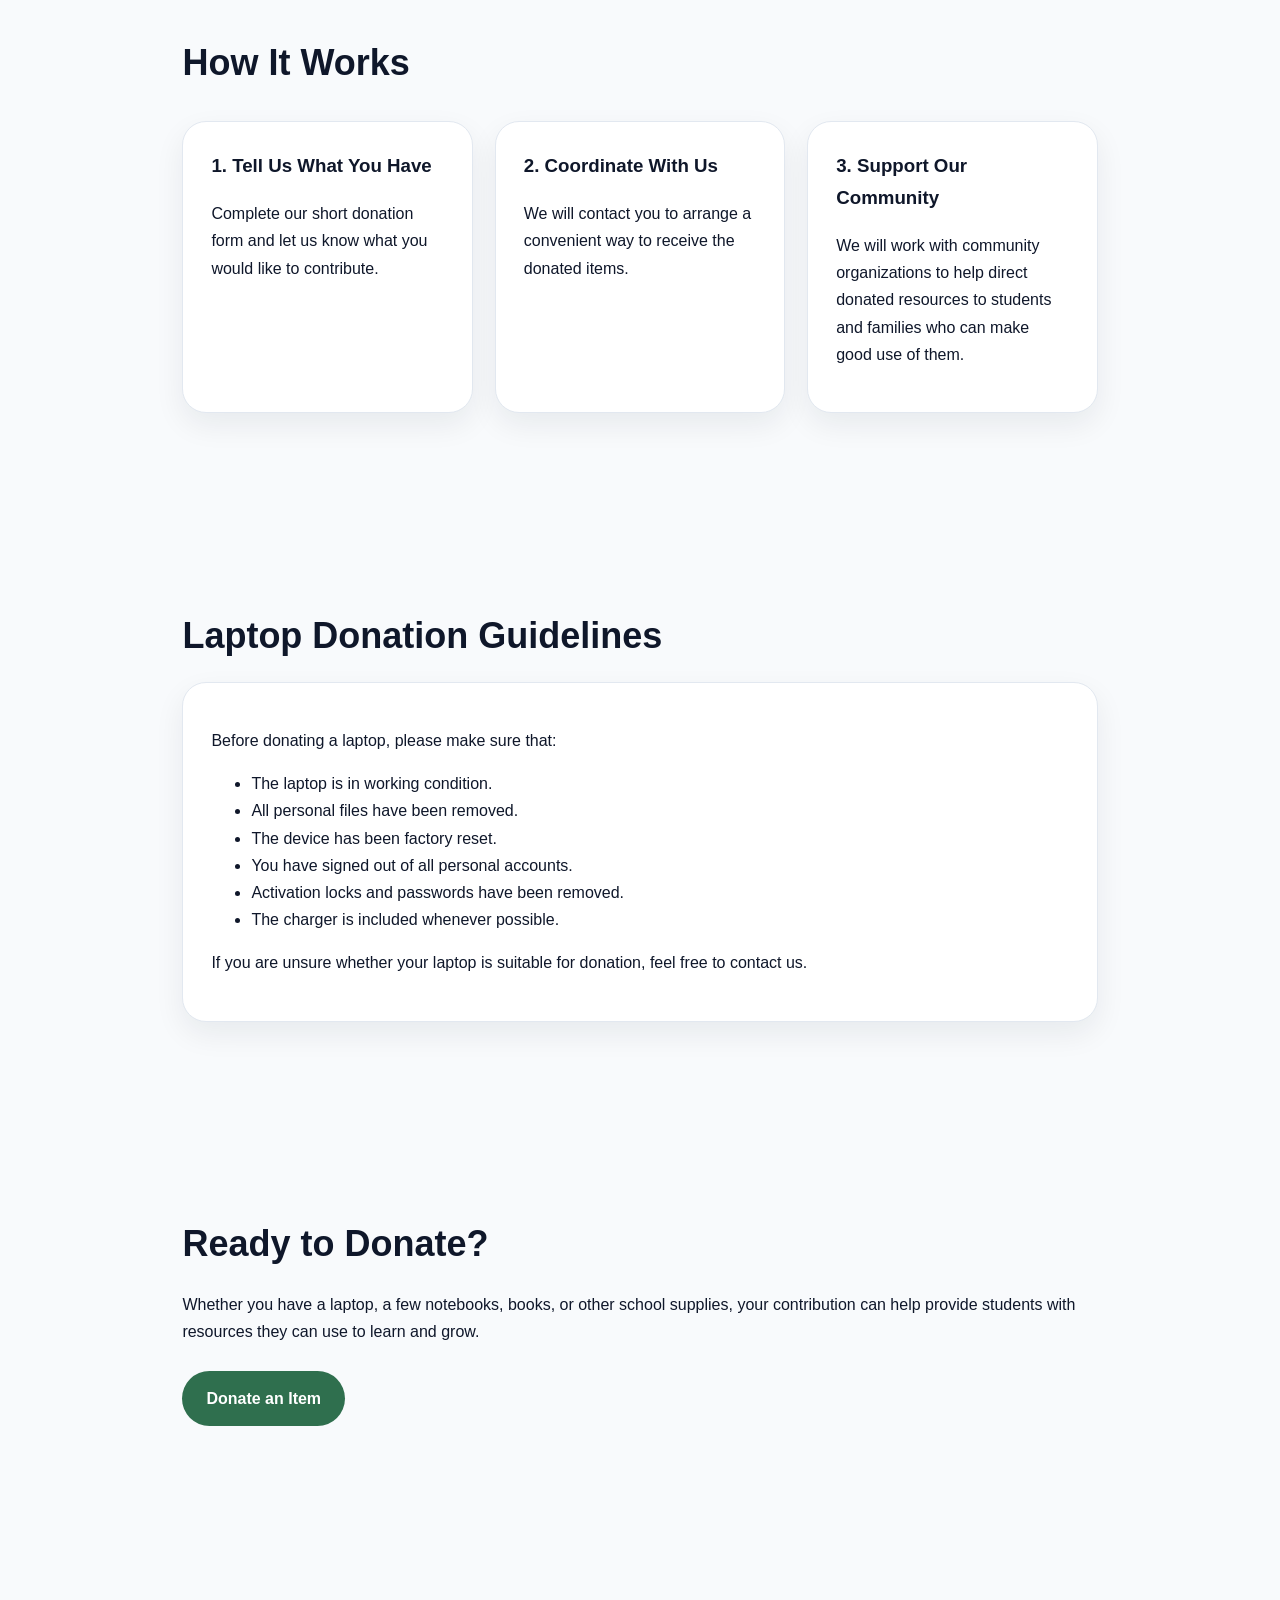
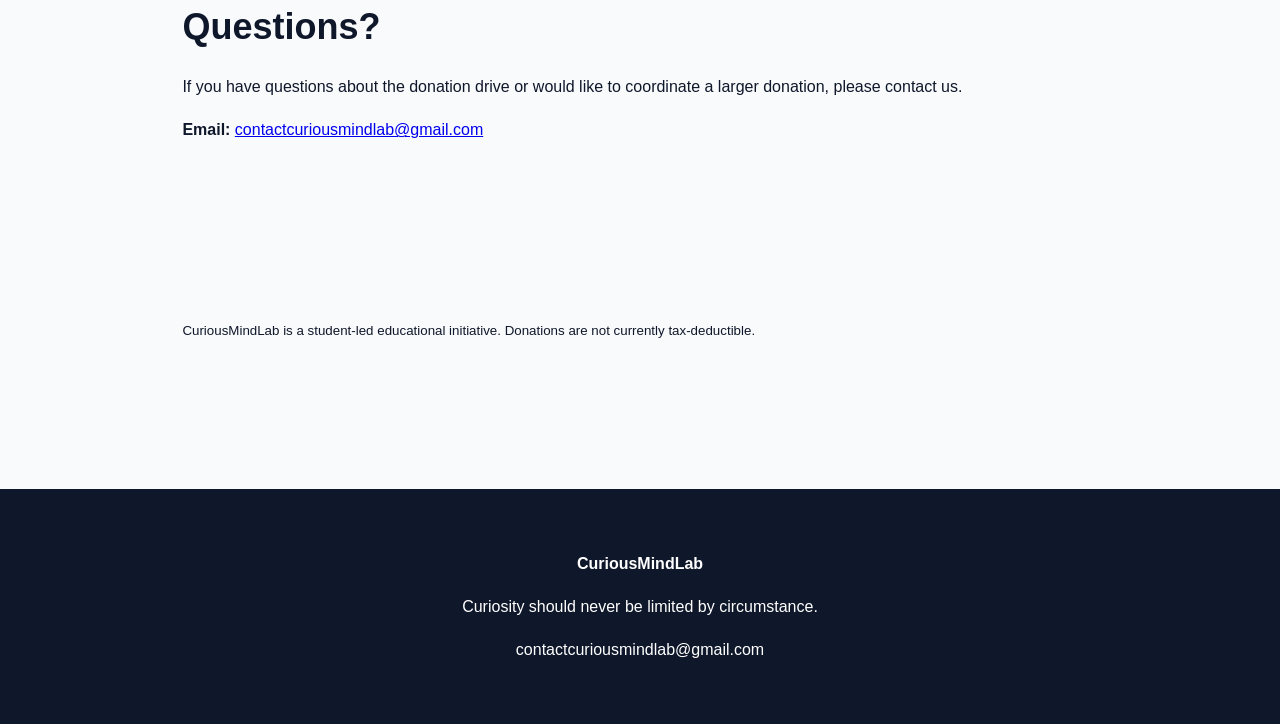
<file: donation.html>
<!DOCTYPE html>
<html lang="en">
<head>
  <meta charset="UTF-8">
  <meta name="viewport" content="width=device-width, initial-scale=1.0">

  <title>Laptop & School Supply Drive | CuriousMindLab</title>

  <link rel="stylesheet" href="style.css">
</head>

<body>

<nav>
  <a class="logo" href="index.html">🌼 CuriousMindLab</a>

  <button class="menu-btn" onclick="toggleMenu()">☰</button>

  <div class="nav-links" id="navLinks">
    <a href="index.html">Home</a>
    <a href="about.html">Our Story</a>
    <a href="schedule.html">Schedule</a>
    <a href="volunteer.html">Volunteer</a>
    <a href="donate.html">Donation Drive</a>
    <a href="signup.html">Apply</a>
    <a href="faq.html">FAQ</a>
    <a href="contact.html">Contact</a>
  </div>
</nav>


<!-- HERO -->

<div class="hero">

  <h2>Laptop & School Supply Drive</h2>

  <p>
    Help give students the tools they need to learn, create, and explore.
    CuriousMindLab is collecting laptops, books, and school supplies to support
    students and families in our local community.
  </p>

  <a
    class="btn green"
    href="YOUR_DONATION_FORM_LINK_HERE"
    target="_blank"
  >
    Donate an Item
  </a>

</div>


<!-- WHY WE ARE DOING THIS -->

<section>

  <h2>Help Support a Student</h2>

  <p>
    Access to a computer and basic school supplies can make a meaningful
    difference in a student's ability to complete schoolwork, access educational
    resources, and explore new learning opportunities.
  </p>

  <p>
    We have already begun collecting laptops and school supplies from friends
    and families, and we are now expanding the drive to our broader community.
  </p>

</section>


<!-- ITEMS -->

<section>

  <h2>What We're Collecting</h2>

  <div class="grid">

    <div class="card">

      <h3>💻 Laptops</h3>

      <p>
        Working laptops that can be used by students for schoolwork,
        learning, and educational programs.
      </p>

      <p>
        Chargers should be included whenever possible.
      </p>

    </div>


    <div class="card">

      <h3>📓 School Supplies</h3>

      <p>
        We welcome new school supplies including notebooks, pens,
        pencils, folders, binders, and other useful classroom materials.
      </p>

    </div>


    <div class="card">

      <h3>📚 Books</h3>

      <p>
        Educational and age-appropriate books in good condition
        can also be donated.
      </p>

    </div>

  </div>

</section>


<!-- HOW IT WORKS -->

<section>

  <h2>How It Works</h2>

  <div class="grid">

    <div class="card">

      <h3>1. Tell Us What You Have</h3>

      <p>
        Complete our short donation form and let us know what
        you would like to contribute.
      </p>

    </div>


    <div class="card">

      <h3>2. Coordinate With Us</h3>

      <p>
        We will contact you to arrange a convenient way to
        receive the donated items.
      </p>

    </div>


    <div class="card">

      <h3>3. Support Our Community</h3>

      <p>
        We will work with community organizations to help direct
        donated resources to students and families who can make
        good use of them.
      </p>

    </div>

  </div>

</section>


<!-- LAPTOP GUIDELINES -->

<section>

  <h2>Laptop Donation Guidelines</h2>

  <div class="card">

    <p>
      Before donating a laptop, please make sure that:
    </p>

    <ul>
      <li>The laptop is in working condition.</li>
      <li>All personal files have been removed.</li>
      <li>The device has been factory reset.</li>
      <li>You have signed out of all personal accounts.</li>
      <li>Activation locks and passwords have been removed.</li>
      <li>The charger is included whenever possible.</li>
    </ul>

    <p>
      If you are unsure whether your laptop is suitable for donation,
      feel free to contact us.
    </p>

  </div>

</section>


<!-- CALL TO ACTION -->

<section>

  <h2>Ready to Donate?</h2>

  <p>
    Whether you have a laptop, a few notebooks, books, or other school
    supplies, your contribution can help provide students with resources
    they can use to learn and grow.
  </p>

  <a
    class="btn green"
    href="YOUR_DONATION_FORM_LINK_HERE"
    target="_blank"
  >
    Donate an Item
  </a>

</section>


<!-- QUESTIONS -->

<section>

  <h2>Questions?</h2>

  <p>
    If you have questions about the donation drive or would like to
    coordinate a larger donation, please contact us.
  </p>

  <p>
    <strong>Email:</strong>
    <a href="mailto:contactcuriousmindlab@gmail.com">
      contactcuriousmindlab@gmail.com
    </a>
  </p>

</section>


<!-- TRANSPARENCY -->

<section>

  <p>
    <small>
      CuriousMindLab is a student-led educational initiative.
      Donations are not currently tax-deductible.
    </small>
  </p>

</section>


<footer>

  <p><strong>CuriousMindLab</strong></p>

  <p>Curiosity should never be limited by circumstance.</p>

  <p>contactcuriousmindlab@gmail.com</p>

</footer>


<script src="script.js"></script>

</body>
</html>
</file>
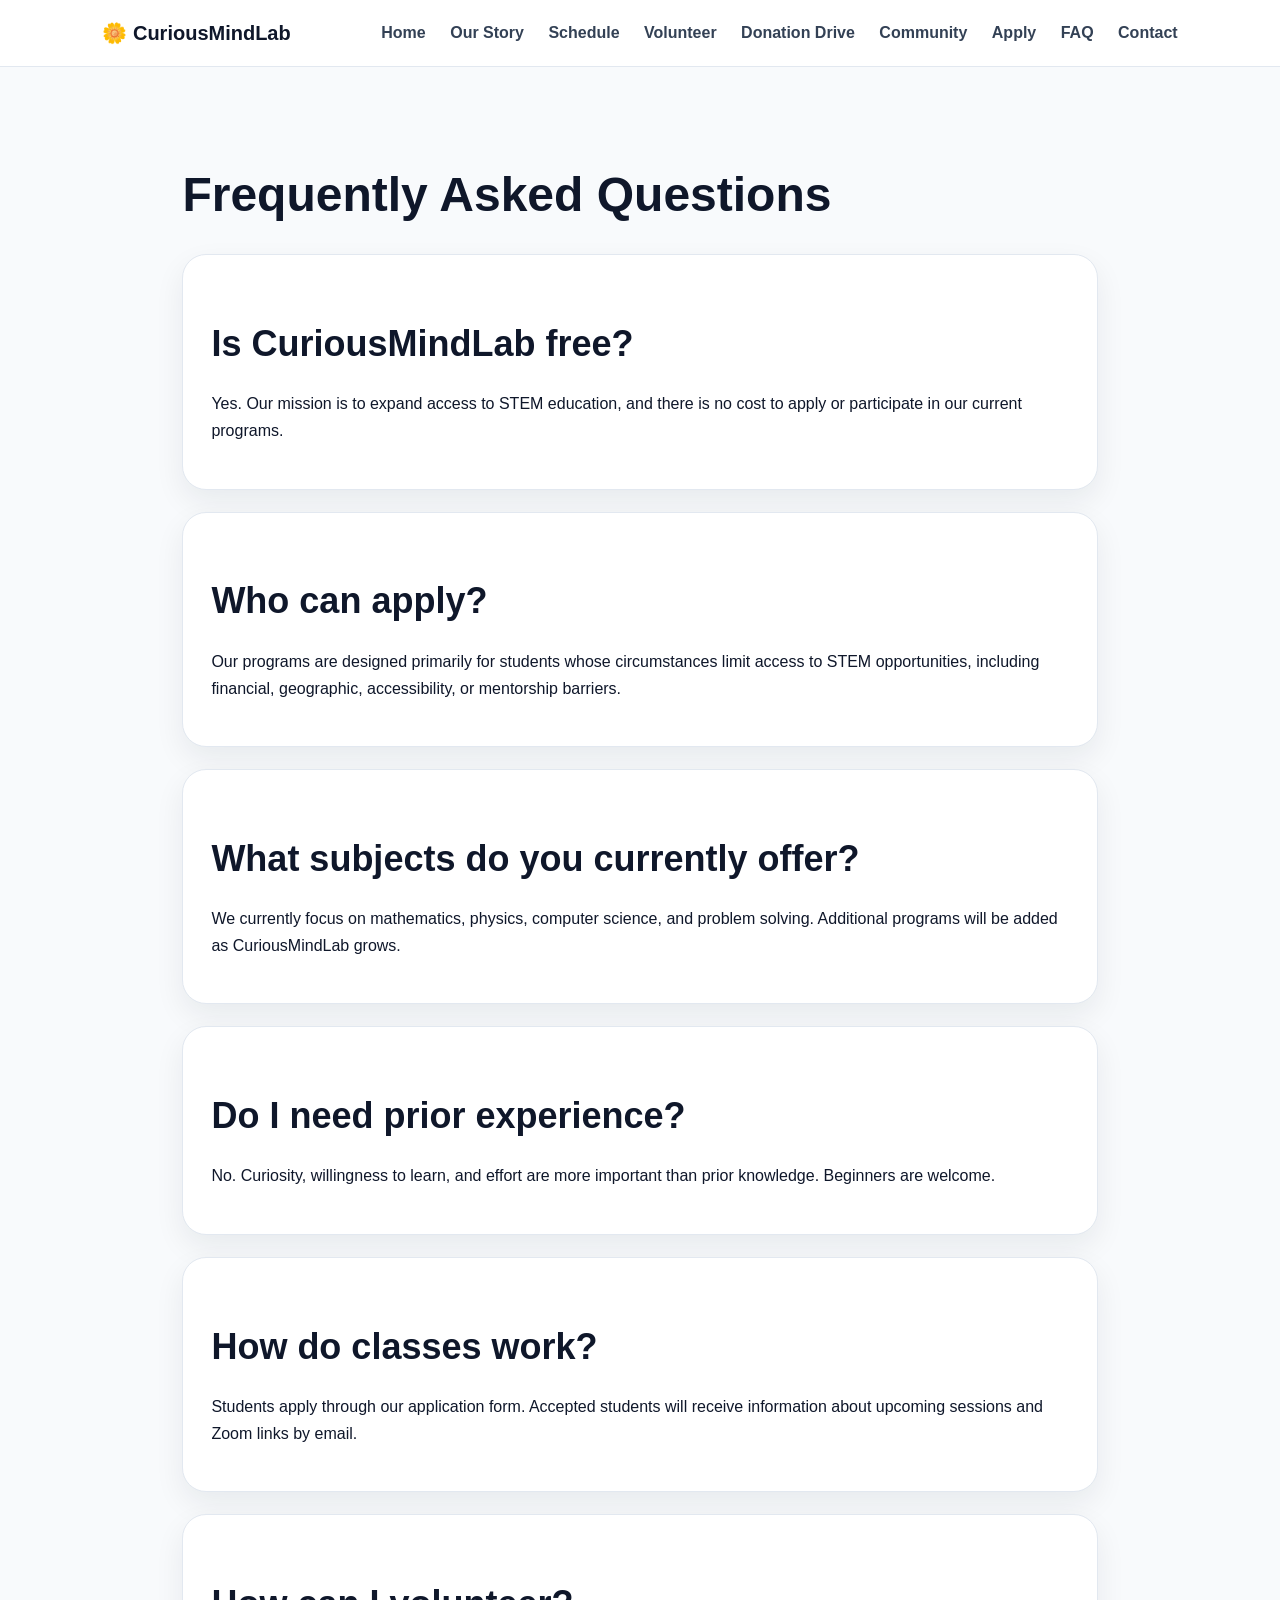
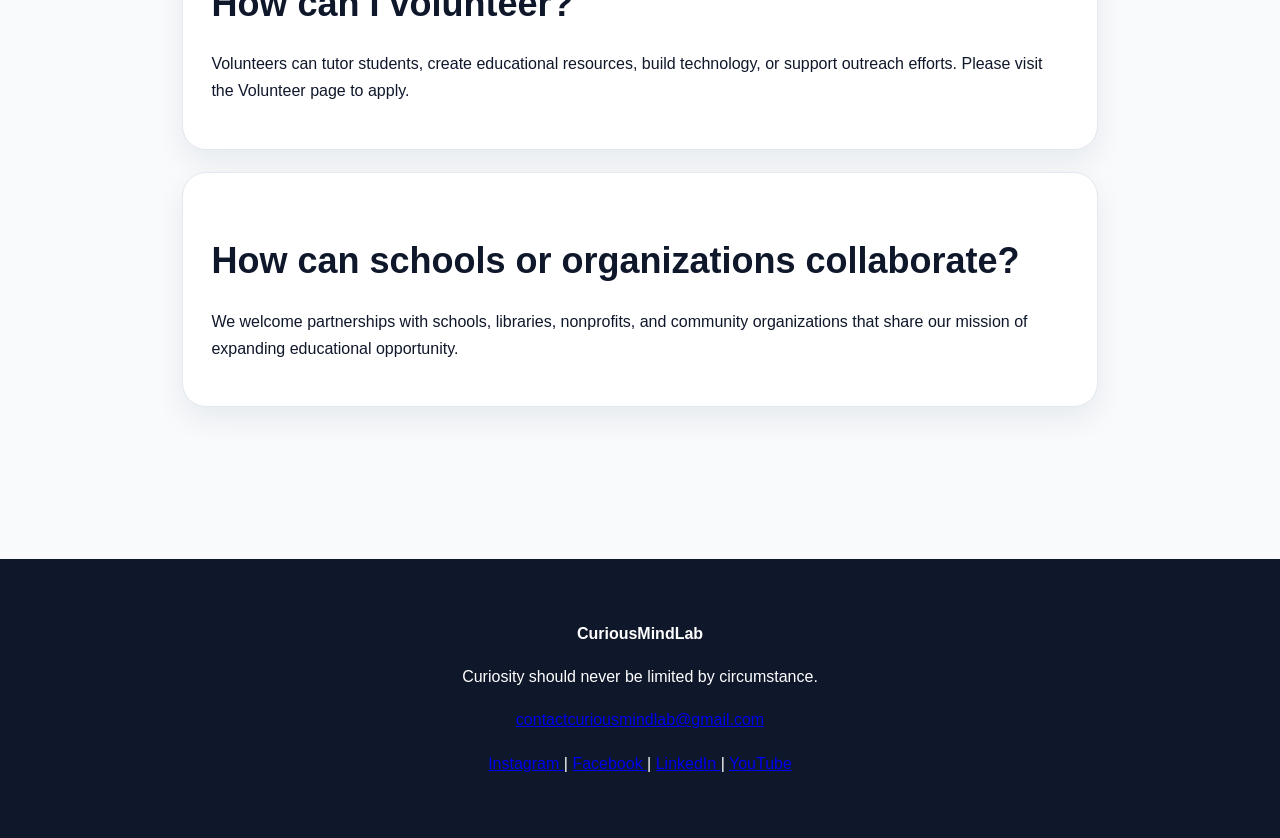
<file: faq.html>
<!DOCTYPE html>
<html lang="en">
<head>
<meta charset="UTF-8">
<meta name="viewport" content="width=device-width, initial-scale=1.0">
<title>FAQ | CuriousMindLab</title>

<link rel="stylesheet" href="style.css">

</head>

<body>

<nav>

<a class="logo" href="index.html">
🌼 CuriousMindLab
</a>

<button class="menu-btn" onclick="toggleMenu()">☰</button>

<div class="nav-links" id="navLinks">
<a href="index.html">Home</a>
<a href="about.html">Our Story</a>
<a href="schedule.html">Schedule</a>
<a href="volunteer.html">Volunteer</a>
<a href="donate.html">Donation Drive</a>
<a href="community.html">Community</a>
<a href="signup.html">Apply</a>
<a href="faq.html">FAQ</a>
<a href="contact.html">Contact</a>
</div>

</nav>

<div class="container">

<h1>Frequently Asked Questions</h1>

<div class="card">

<h2>Is CuriousMindLab free?</h2>

<p>

Yes. Our mission is to expand access to STEM education, and there is no cost to apply or participate in our current programs.

</p>

</div>

<div class="card">

<h2>Who can apply?</h2>

<p>

Our programs are designed primarily for students whose circumstances limit access to STEM opportunities, including financial, geographic, accessibility, or mentorship barriers.

</p>

</div>

<div class="card">

<h2>What subjects do you currently offer?</h2>

<p>

We currently focus on mathematics, physics, computer science, and problem solving. Additional programs will be added as CuriousMindLab grows.

</p>

</div>

<div class="card">

<h2>Do I need prior experience?</h2>

<p>

No. Curiosity, willingness to learn, and effort are more important than prior knowledge. Beginners are welcome.

</p>

</div>

<div class="card">

<h2>How do classes work?</h2>

<p>

Students apply through our application form. Accepted students will receive information about upcoming sessions and Zoom links by email.

</p>

</div>

<div class="card">

<h2>How can I volunteer?</h2>

<p>

Volunteers can tutor students, create educational resources, build technology, or support outreach efforts. Please visit the Volunteer page to apply.

</p>

</div>

<div class="card">

<h2>How can schools or organizations collaborate?</h2>

<p>

We welcome partnerships with schools, libraries, nonprofits, and community organizations that share our mission of expanding educational opportunity.

</p>

</div>

</div>

<footer>
  <p><strong>CuriousMindLab</strong></p>

  <p>Curiosity should never be limited by circumstance.</p>

  <p>
    <a href="mailto:contactcuriousmindlab@gmail.com">
      contactcuriousmindlab@gmail.com
    </a>
  </p>

  <p>
    <a
      href="https://www.instagram.com/contactcuriousmindlab/"
      target="_blank"
      rel="noopener noreferrer"
    >
      Instagram
    </a>
    |
    <a
      href="https://www.facebook.com/CuriousMindLab.org/"
      target="_blank"
      rel="noopener noreferrer"
    >
      Facebook
    </a>
    |
    <a
      href="https://www.linkedin.com/company/curiousmindlab/"
      target="_blank"
      rel="noopener noreferrer"
    >
      LinkedIn
    </a>
    |
    <a
      href="https://www.youtube.com/@CuriousMindLabOrg"
      target="_blank"
      rel="noopener noreferrer"
    >
      YouTube
    </a>
  </p>
</footer>

<script src="script.js"></script>

</body>
</html>
</file>
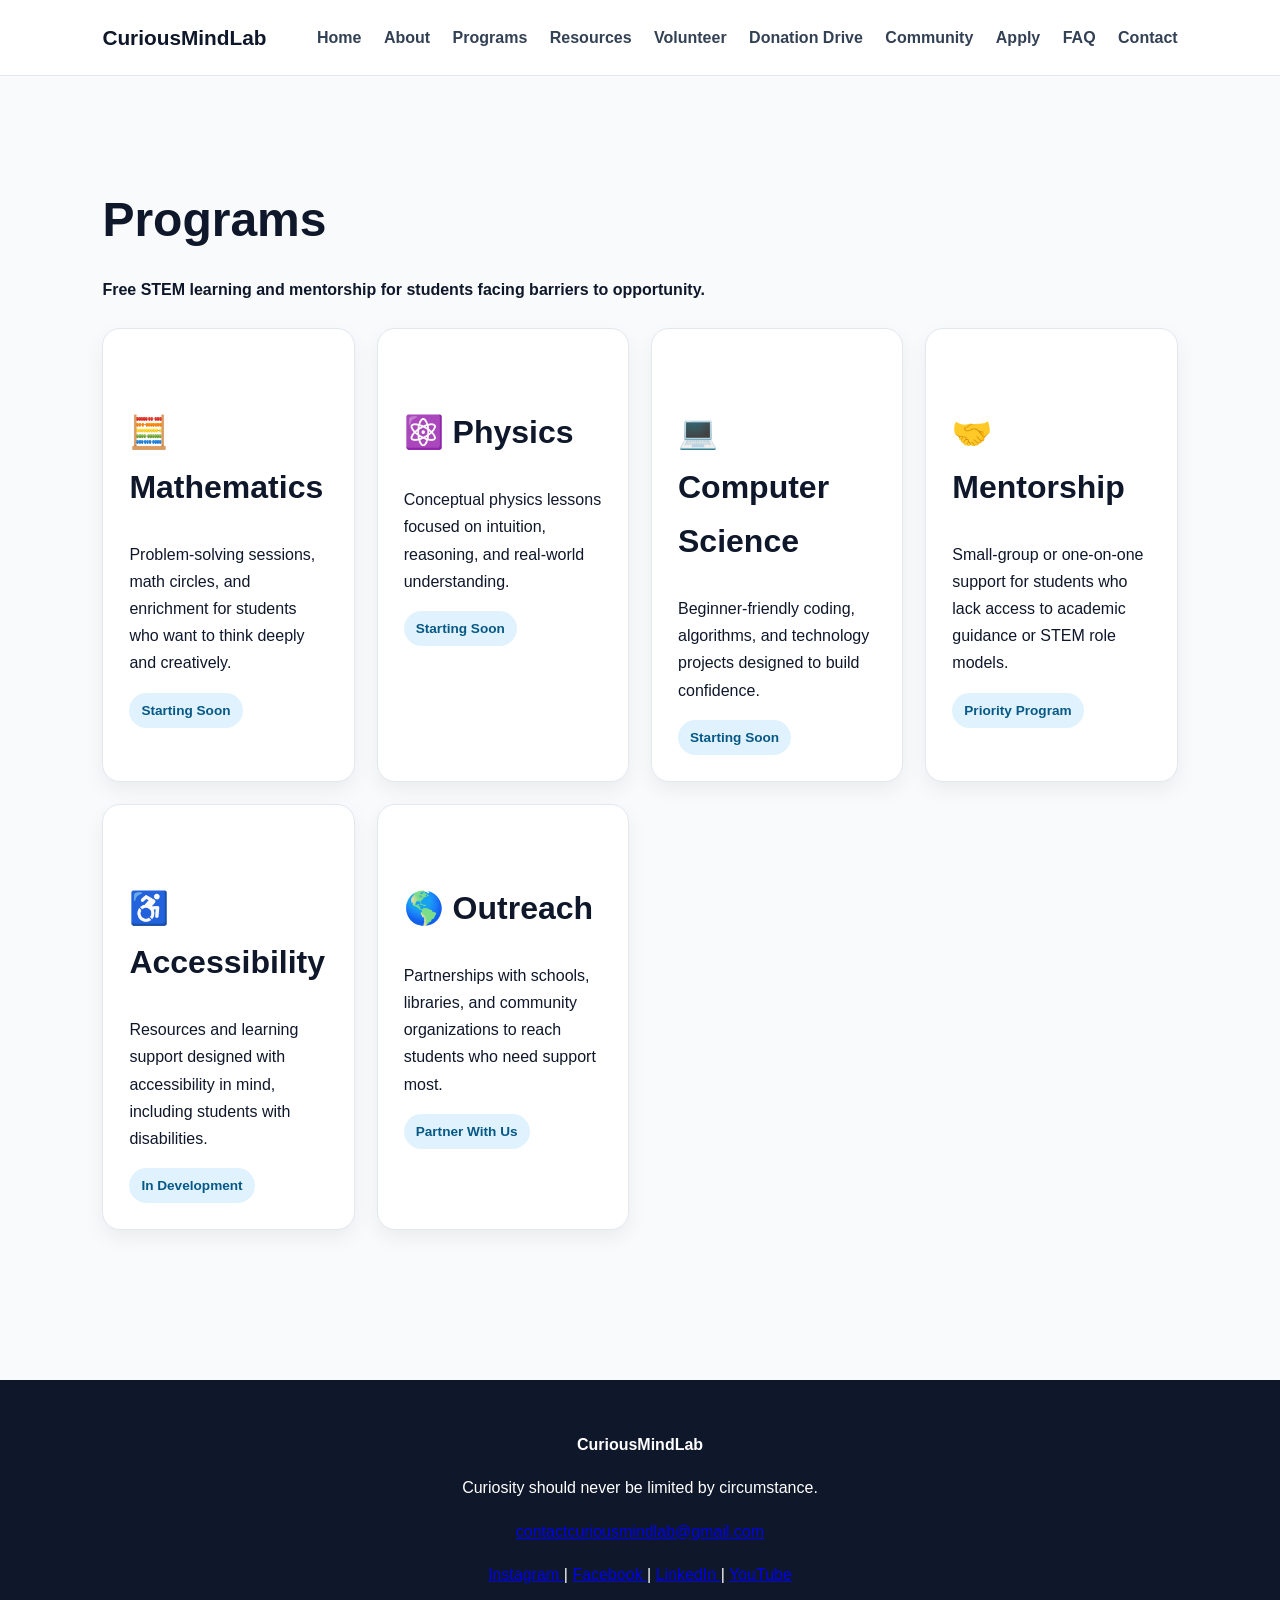
<file: programs.html>
<!DOCTYPE html>
<html lang="en">
<head>
<meta charset="UTF-8">
<meta name="viewport" content="width=device-width, initial-scale=1.0">
<title>Programs | CuriousMindLab</title>
<style>
body{margin:0;font-family:Arial,sans-serif;background:#f8fafc;color:#0f172a;line-height:1.7}
nav{background:white;padding:20px 8%;display:flex;justify-content:space-between;align-items:center;border-bottom:1px solid #e2e8f0}
.logo{font-size:1.3rem;font-weight:800}
nav a{text-decoration:none;margin-left:18px;color:#334155;font-weight:600}
.container{max-width:1100px;margin:auto;padding:70px 8%}
h1{font-size:3rem;margin-bottom:10px}
h2{font-size:2rem;margin-top:50px}
.grid{display:grid;grid-template-columns:repeat(auto-fit,minmax(240px,1fr));gap:22px;margin-top:25px}
.card{background:white;padding:26px;border-radius:18px;box-shadow:0 8px 20px rgba(0,0,0,.06);border:1px solid #e2e8f0}
.badge{display:inline-block;background:#e0f2fe;color:#075985;padding:6px 12px;border-radius:999px;font-weight:700;font-size:.85rem}
footer{margin-top:80px;padding:35px;background:#0f172a;color:white;text-align:center}

  @media (max-width: 768px) {
  nav {
    flex-direction: column;
    align-items: center;
    gap: 14px;
    padding: 18px 5%;
  }

  nav .logo {
    font-size: 1.2rem;
    text-align: center;
  }

  nav div:last-child {
    display: flex;
    flex-wrap: wrap;
    justify-content: center;
    gap: 8px 12px;
  }

  nav a {
    margin-left: 0;
    font-size: 0.95rem;
  }

  .hero {
    padding: 75px 6% 65px;
  }

  .hero h1,
  h1 {
    font-size: 2.35rem;
    line-height: 1.1;
  }

  .hero p,
  p {
    font-size: 1rem;
  }

  section,
  .container {
    padding: 50px 6%;
  }

  .grid {
    grid-template-columns: 1fr;
  }

  .card {
    padding: 22px;
  }

  .btn {
    display: block;
    width: fit-content;
    margin: 12px auto;
    text-align: center;
  }

  footer {
    padding: 35px 6%;
  }
}
</style>
</head>
<body>

<nav>
<div class="logo">CuriousMindLab</div>
<div>
<a href="index.html">Home</a>
<a href="about.html">About</a>
<a href="programs.html">Programs</a>
<a href="resources.html">Resources</a>
<a href="volunteer.html">Volunteer</a>
<a href="donate.html">Donation Drive</a>
<a href="community.html">Community</a>
<a href="signup.html">Apply</a>
<a href="faq.html">FAQ</a>
<a href="contact.html">Contact</a>
</div>
</nav>

<div class="container">
<h1>Programs</h1>
<p><strong>Free STEM learning and mentorship for students facing barriers to opportunity.</strong></p>

<div class="grid">
<div class="card">
<h2>🧮 Mathematics</h2>
<p>Problem-solving sessions, math circles, and enrichment for students who want to think deeply and creatively.</p>
<span class="badge">Starting Soon</span>
</div>

<div class="card">
<h2>⚛️ Physics</h2>
<p>Conceptual physics lessons focused on intuition, reasoning, and real-world understanding.</p>
<span class="badge">Starting Soon</span>
</div>

<div class="card">
<h2>💻 Computer Science</h2>
<p>Beginner-friendly coding, algorithms, and technology projects designed to build confidence.</p>
<span class="badge">Starting Soon</span>
</div>

<div class="card">
<h2>🤝 Mentorship</h2>
<p>Small-group or one-on-one support for students who lack access to academic guidance or STEM role models.</p>
<span class="badge">Priority Program</span>
</div>

<div class="card">
<h2>♿ Accessibility</h2>
<p>Resources and learning support designed with accessibility in mind, including students with disabilities.</p>
<span class="badge">In Development</span>
</div>

<div class="card">
<h2>🌎 Outreach</h2>
<p>Partnerships with schools, libraries, and community organizations to reach students who need support most.</p>
<span class="badge">Partner With Us</span>
</div>
</div>
</div>

<footer>
  <p><strong>CuriousMindLab</strong></p>

  <p>Curiosity should never be limited by circumstance.</p>

  <p>
    <a href="mailto:contactcuriousmindlab@gmail.com">
      contactcuriousmindlab@gmail.com
    </a>
  </p>

  <p>
    <a
      href="https://www.instagram.com/contactcuriousmindlab/"
      target="_blank"
      rel="noopener noreferrer"
    >
      Instagram
    </a>
    |
    <a
      href="https://www.facebook.com/CuriousMindLab.org/"
      target="_blank"
      rel="noopener noreferrer"
    >
      Facebook
    </a>
    |
    <a
      href="https://www.linkedin.com/company/curiousmindlab/"
      target="_blank"
      rel="noopener noreferrer"
    >
      LinkedIn
    </a>
    |
    <a
      href="https://www.youtube.com/@CuriousMindLabOrg"
      target="_blank"
      rel="noopener noreferrer"
    >
      YouTube
    </a>
  </p>
</footer>

</body>
</html>
</file>
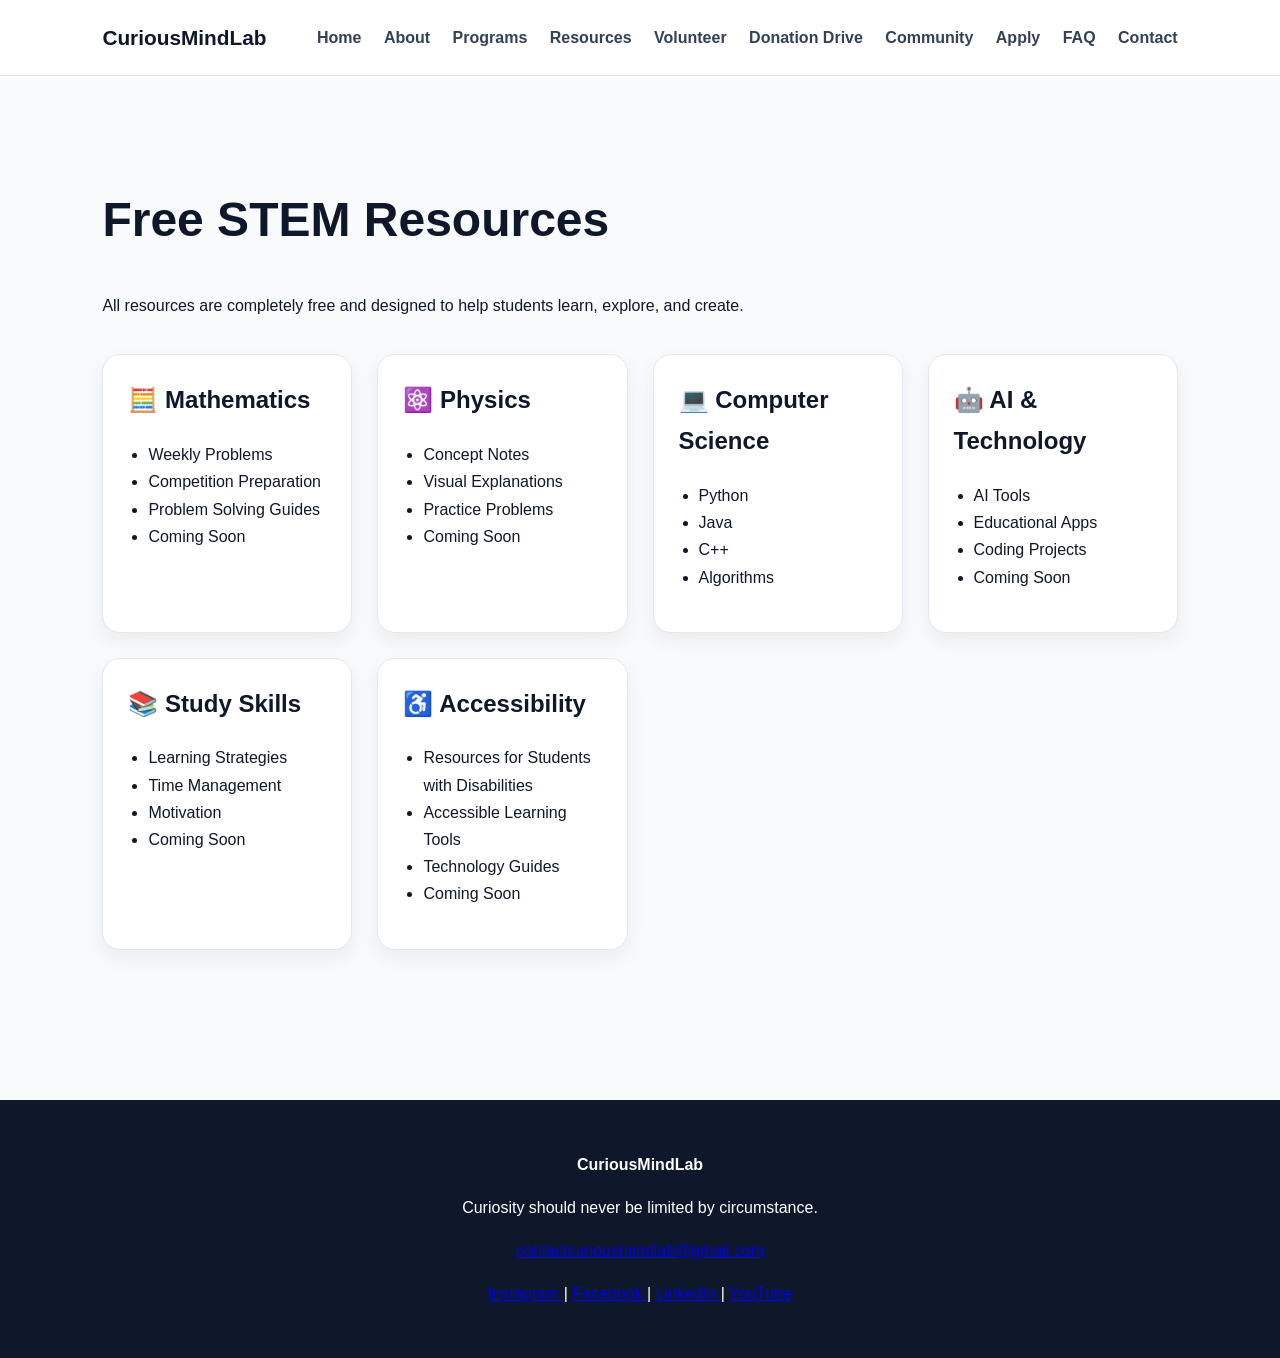
<file: resources.html>
<!DOCTYPE html>
<html lang="en">
<head>
<meta charset="UTF-8">
<meta name="viewport" content="width=device-width, initial-scale=1.0">
<title>Resources | CuriousMindLab</title>

<style>

body{
margin:0;
font-family:Arial,sans-serif;
background:#f8fafc;
color:#0f172a;
line-height:1.7;
}

nav{
background:white;
padding:20px 8%;
display:flex;
justify-content:space-between;
align-items:center;
border-bottom:1px solid #e2e8f0;
}

.logo{
font-size:1.3rem;
font-weight:800;
}

nav a{
text-decoration:none;
margin-left:18px;
color:#334155;
font-weight:600;
}

.container{
max-width:1100px;
margin:auto;
padding:70px 8%;
}

h1{
font-size:3rem;
}

.grid{
display:grid;
grid-template-columns:repeat(auto-fit,minmax(250px,1fr));
gap:25px;
margin-top:35px;
}

.card{
background:white;
padding:25px;
border-radius:18px;
box-shadow:0 8px 20px rgba(0,0,0,.06);
border:1px solid #e2e8f0;
}

.card h2{
margin-top:0;
}

ul{
padding-left:20px;
}

footer{
margin-top:80px;
padding:35px;
background:#0f172a;
color:white;
text-align:center;
}

@media (max-width: 768px) {
  nav {
    flex-direction: column;
    align-items: center;
    gap: 14px;
    padding: 18px 5%;
  }

  nav .logo {
    font-size: 1.2rem;
    text-align: center;
  }

  nav div:last-child {
    display: flex;
    flex-wrap: wrap;
    justify-content: center;
    gap: 8px 12px;
  }

  nav a {
    margin-left: 0;
    font-size: 0.95rem;
  }

  .hero {
    padding: 75px 6% 65px;
  }

  .hero h1,
  h1 {
    font-size: 2.35rem;
    line-height: 1.1;
  }

  .hero p,
  p {
    font-size: 1rem;
  }

  section,
  .container {
    padding: 50px 6%;
  }

  .grid {
    grid-template-columns: 1fr;
  }

  .card {
    padding: 22px;
  }

  .btn {
    display: block;
    width: fit-content;
    margin: 12px auto;
    text-align: center;
  }

  footer {
    padding: 35px 6%;
  }
}
</style>

</head>

<body>

<nav>

<div class="logo">
CuriousMindLab
</div>

<div>
<a href="index.html">Home</a>
<a href="about.html">About</a>
<a href="programs.html">Programs</a>
<a href="resources.html">Resources</a>
<a href="volunteer.html">Volunteer</a>
<a href="donate.html">Donation Drive</a>
<a href="community.html">Community</a>
<a href="signup.html">Apply</a>
<a href="faq.html">FAQ</a>
<a href="contact.html">Contact</a>
</div>

</nav>

<div class="container">

<h1>Free STEM Resources</h1>

<p>

All resources are completely free and designed to help students learn, explore, and create.

</p>

<div class="grid">

<div class="card">

<h2>🧮 Mathematics</h2>

<ul>

<li>Weekly Problems</li>

<li>Competition Preparation</li>

<li>Problem Solving Guides</li>

<li>Coming Soon</li>

</ul>

</div>

<div class="card">

<h2>⚛️ Physics</h2>

<ul>

<li>Concept Notes</li>

<li>Visual Explanations</li>

<li>Practice Problems</li>

<li>Coming Soon</li>

</ul>

</div>

<div class="card">

<h2>💻 Computer Science</h2>

<ul>

<li>Python</li>

<li>Java</li>

<li>C++</li>

<li>Algorithms</li>

</ul>

</div>

<div class="card">

<h2>🤖 AI & Technology</h2>

<ul>

<li>AI Tools</li>

<li>Educational Apps</li>

<li>Coding Projects</li>

<li>Coming Soon</li>

</ul>

</div>

<div class="card">

<h2>📚 Study Skills</h2>

<ul>

<li>Learning Strategies</li>

<li>Time Management</li>

<li>Motivation</li>

<li>Coming Soon</li>

</ul>

</div>

<div class="card">

<h2>♿ Accessibility</h2>

<ul>

<li>Resources for Students with Disabilities</li>

<li>Accessible Learning Tools</li>

<li>Technology Guides</li>

<li>Coming Soon</li>

</ul>

</div>

</div>

</div>

<footer>
  <p><strong>CuriousMindLab</strong></p>

  <p>Curiosity should never be limited by circumstance.</p>

  <p>
    <a href="mailto:contactcuriousmindlab@gmail.com">
      contactcuriousmindlab@gmail.com
    </a>
  </p>

  <p>
    <a
      href="https://www.instagram.com/contactcuriousmindlab/"
      target="_blank"
      rel="noopener noreferrer"
    >
      Instagram
    </a>
    |
    <a
      href="https://www.facebook.com/CuriousMindLab.org/"
      target="_blank"
      rel="noopener noreferrer"
    >
      Facebook
    </a>
    |
    <a
      href="https://www.linkedin.com/company/curiousmindlab/"
      target="_blank"
      rel="noopener noreferrer"
    >
      LinkedIn
    </a>
    |
    <a
      href="https://www.youtube.com/@CuriousMindLabOrg"
      target="_blank"
      rel="noopener noreferrer"
    >
      YouTube
    </a>
  </p>
</footer>

</body>
</html>
</file>
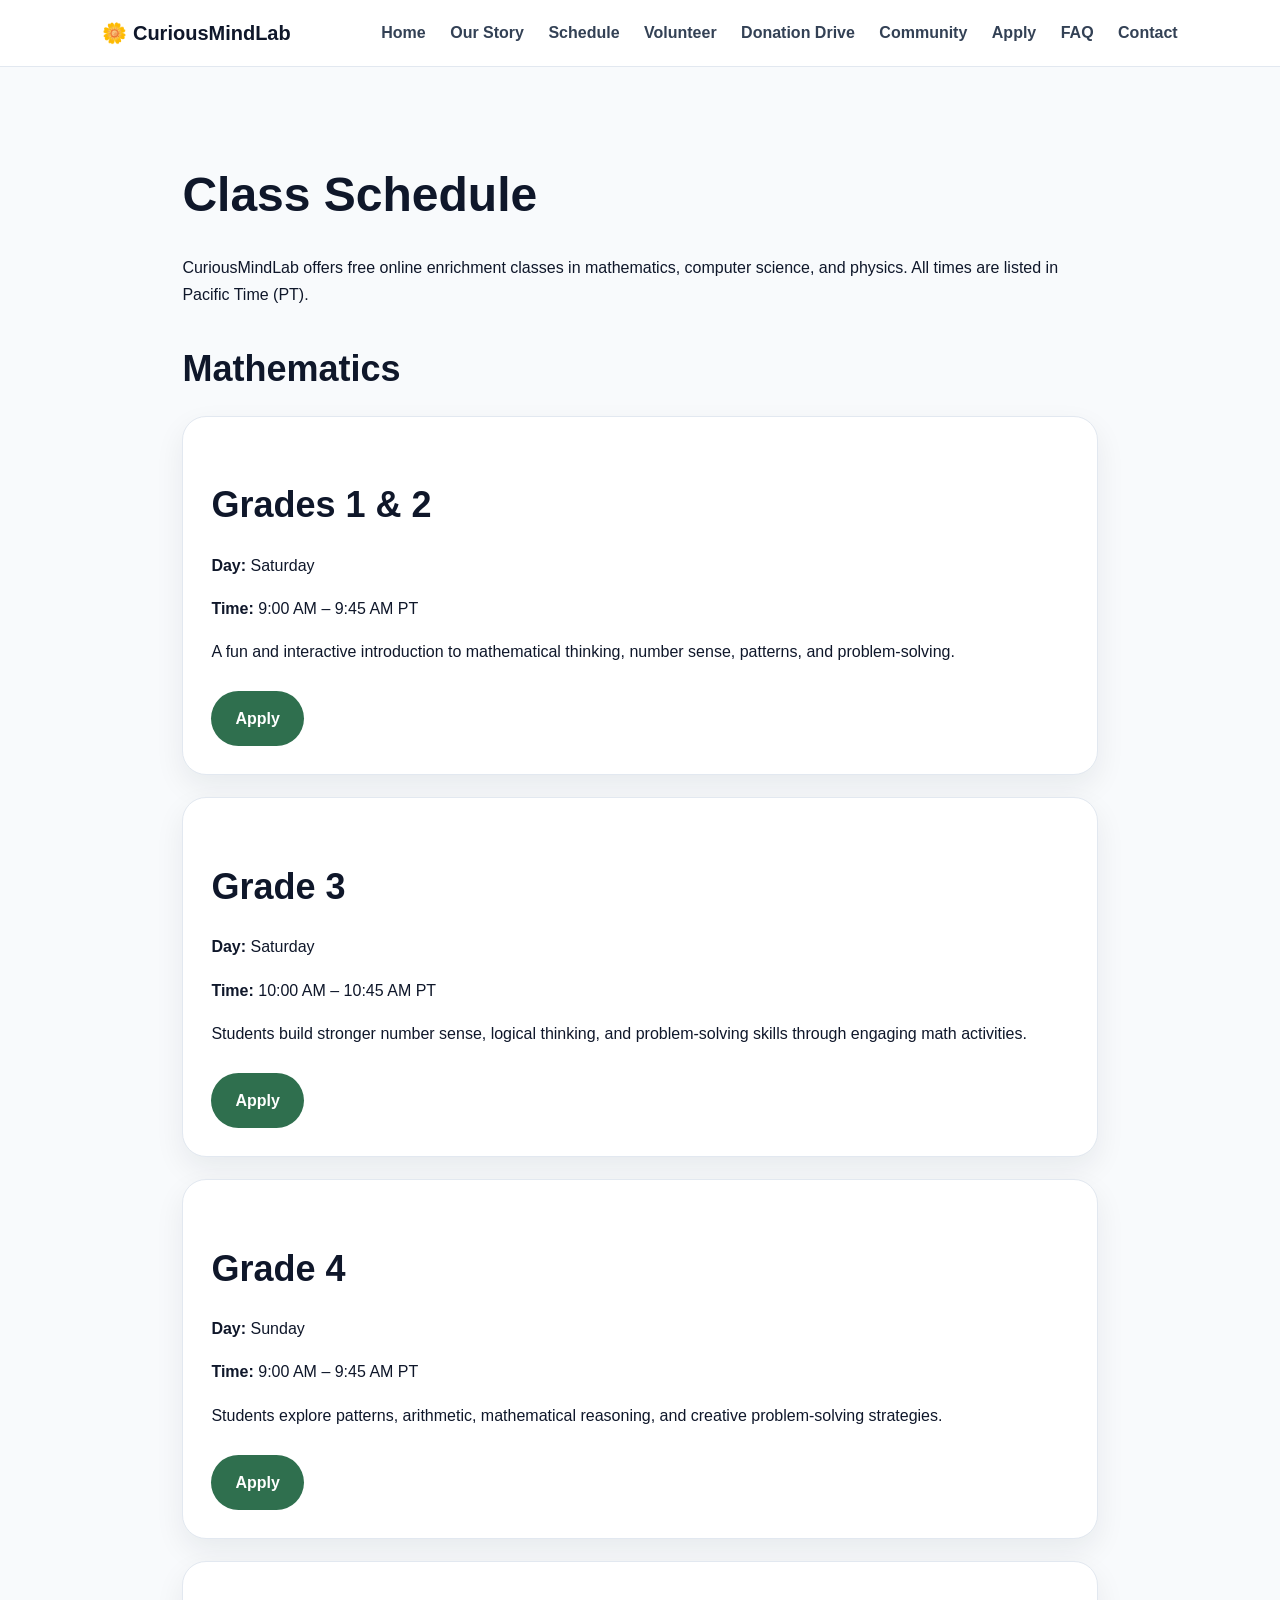
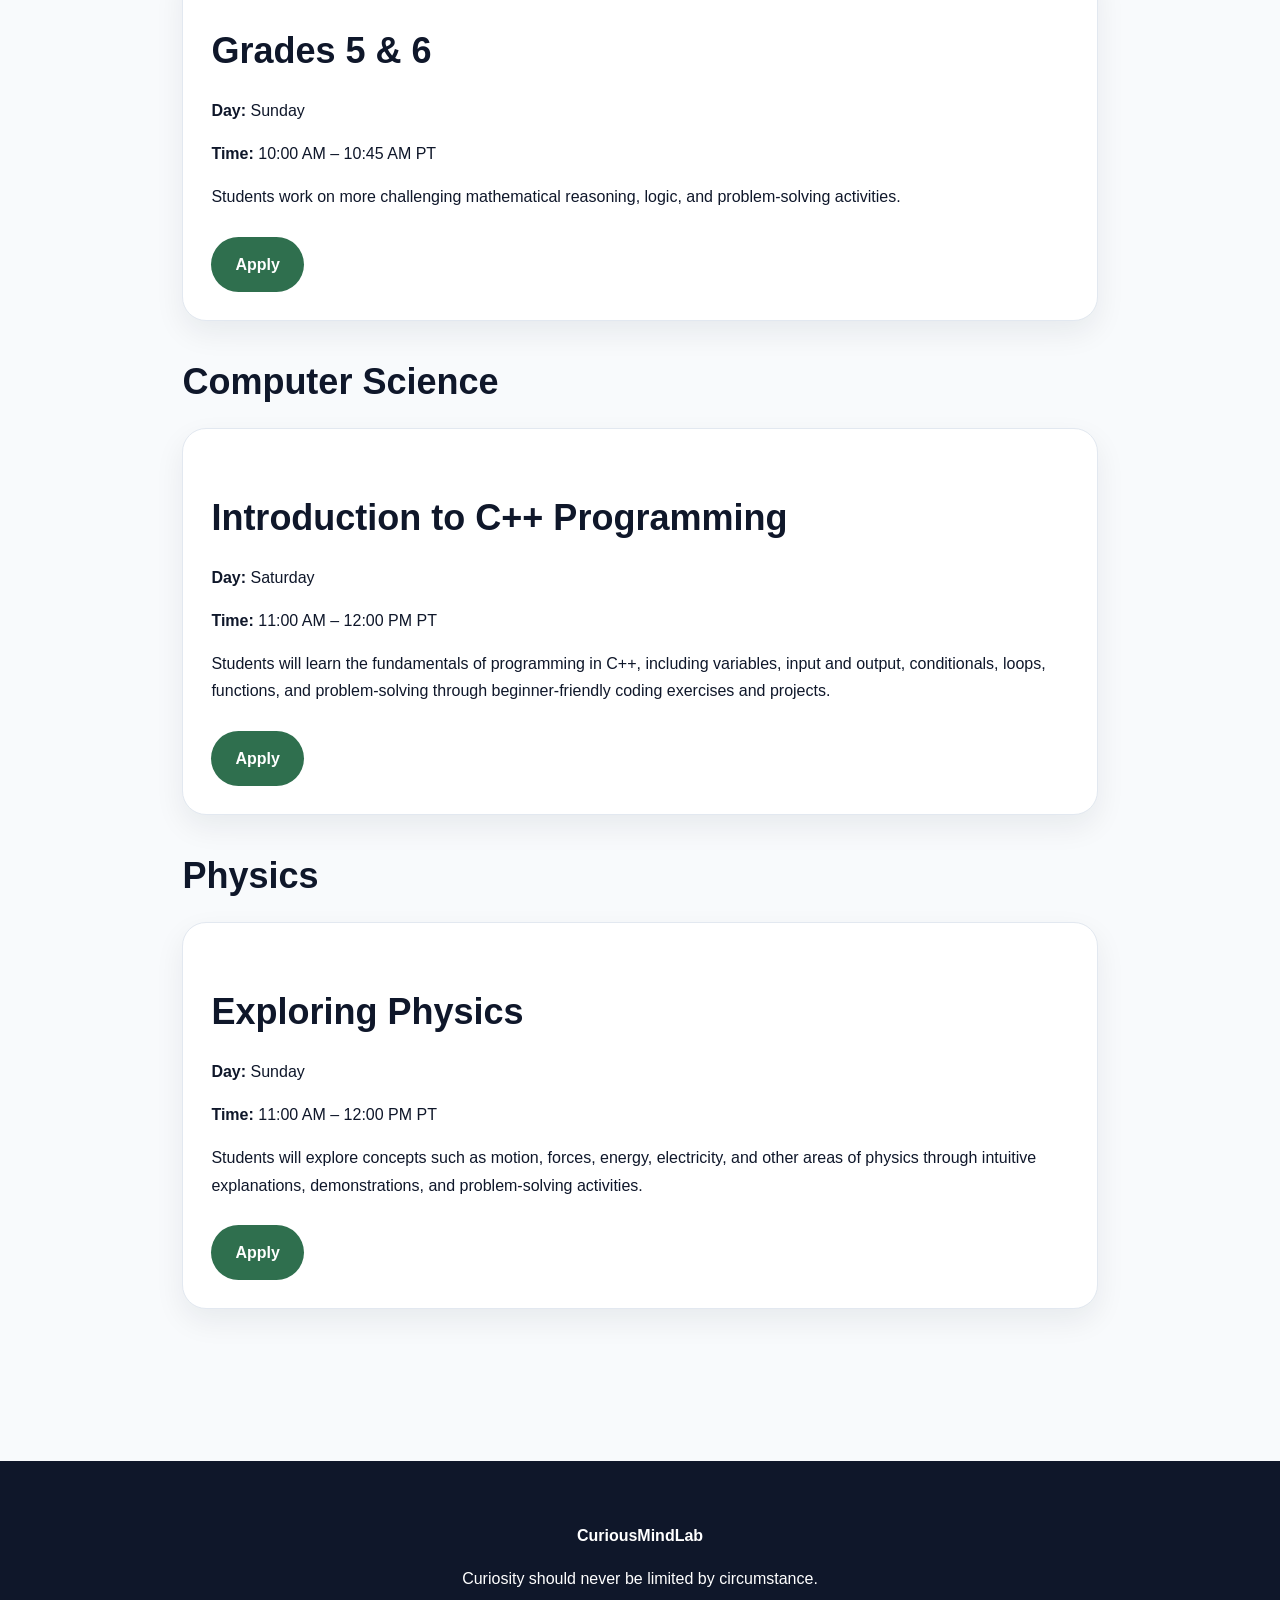
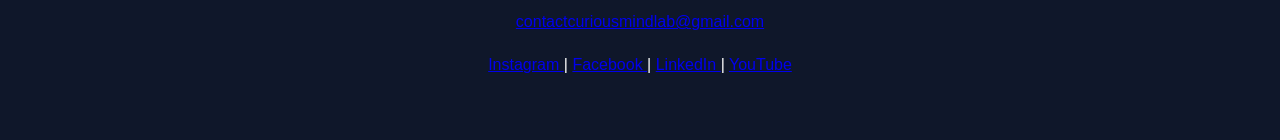
<file: schedule.html>
<!DOCTYPE html>
<html lang="en">
<head>
<meta charset="UTF-8">
<meta name="viewport" content="width=device-width, initial-scale=1.0">
<title>Schedule | CuriousMindLab</title>

<link rel="stylesheet" href="style.css">

</head>

<body>

<nav>

<a class="logo" href="index.html">
🌼 CuriousMindLab
</a>

<button class="menu-btn" onclick="toggleMenu()">☰</button>

<div class="nav-links" id="navLinks">
<a href="index.html">Home</a>
<a href="about.html">Our Story</a>
<a href="schedule.html">Schedule</a>
<a href="volunteer.html">Volunteer</a>
<a href="donate.html">Donation Drive</a>
<a href="community.html">Community</a>
<a href="signup.html">Apply</a>
<a href="faq.html">FAQ</a>
<a href="contact.html">Contact</a>
</div>

</nav>

<div class="container">
  <h1>Class Schedule</h1>

<p>
  CuriousMindLab offers free online enrichment classes in mathematics,
  computer science, and physics. All times are listed in Pacific Time (PT).
</p>

  <h2>Mathematics</h2>
  <div class="card">
    <h2>Grades 1 & 2</h2>
    <p><strong>Day:</strong> Saturday</p>
    <p><strong>Time:</strong> 9:00 AM – 9:45 AM PT</p>
    <p>
      A fun and interactive introduction to mathematical thinking,
      number sense, patterns, and problem-solving.
    </p>
    <a class="btn green" href="signup.html">Apply</a>
  </div>

  <div class="card">
    <h2>Grade 3</h2>
    <p><strong>Day:</strong> Saturday</p>
    <p><strong>Time:</strong> 10:00 AM – 10:45 AM PT</p>
    <p>
      Students build stronger number sense, logical thinking, and
      problem-solving skills through engaging math activities.
    </p>
    <a class="btn green" href="signup.html">Apply</a>
  </div>

  <div class="card">
    <h2>Grade 4</h2>
    <p><strong>Day:</strong> Sunday</p>
    <p><strong>Time:</strong> 9:00 AM – 9:45 AM PT</p>
    <p>
      Students explore patterns, arithmetic, mathematical reasoning,
      and creative problem-solving strategies.
    </p>
    <a class="btn green" href="signup.html">Apply</a>
  </div>

  <div class="card">
    <h2>Grades 5 & 6</h2>
    <p><strong>Day:</strong> Sunday</p>
    <p><strong>Time:</strong> 10:00 AM – 10:45 AM PT</p>
    <p>
      Students work on more challenging mathematical reasoning,
      logic, and problem-solving activities.
    </p>
    <a class="btn green" href="signup.html">Apply</a>
  </div>

    <h2>Computer Science</h2>

  <div class="card">
    <h2>Introduction to C++ Programming</h2>
    <p><strong>Day:</strong> Saturday</p>
    <p><strong>Time:</strong> 11:00 AM – 12:00 PM PT</p>
    <p>
      Students will learn the fundamentals of programming in C++, including
      variables, input and output, conditionals, loops, functions, and
      problem-solving through beginner-friendly coding exercises and projects.
    </p>
    <a class="btn green" href="signup.html">Apply</a>
  </div>

  <h2>Physics</h2>

  <div class="card">
    <h2>Exploring Physics</h2>
    <p><strong>Day:</strong> Sunday</p>
    <p><strong>Time:</strong> 11:00 AM – 12:00 PM PT</p>
    <p>
      Students will explore concepts such as motion, forces, energy,
      electricity, and other areas of physics through intuitive explanations,
      demonstrations, and problem-solving activities.
    </p>
    <a class="btn green" href="signup.html">Apply</a>
  </div>
  
</div>

<footer>
  <p><strong>CuriousMindLab</strong></p>

  <p>Curiosity should never be limited by circumstance.</p>

  <p>
    <a href="mailto:contactcuriousmindlab@gmail.com">
      contactcuriousmindlab@gmail.com
    </a>
  </p>

  <p>
    <a
      href="https://www.instagram.com/contactcuriousmindlab/"
      target="_blank"
      rel="noopener noreferrer"
    >
      Instagram
    </a>
    |
    <a
      href="https://www.facebook.com/CuriousMindLab.org/"
      target="_blank"
      rel="noopener noreferrer"
    >
      Facebook
    </a>
    |
    <a
      href="https://www.linkedin.com/company/curiousmindlab/"
      target="_blank"
      rel="noopener noreferrer"
    >
      LinkedIn
    </a>
    |
    <a
      href="https://www.youtube.com/@CuriousMindLabOrg"
      target="_blank"
      rel="noopener noreferrer"
    >
      YouTube
    </a>
  </p>
</footer>

<script src="script.js"></script>

</body>
</html>
</file>
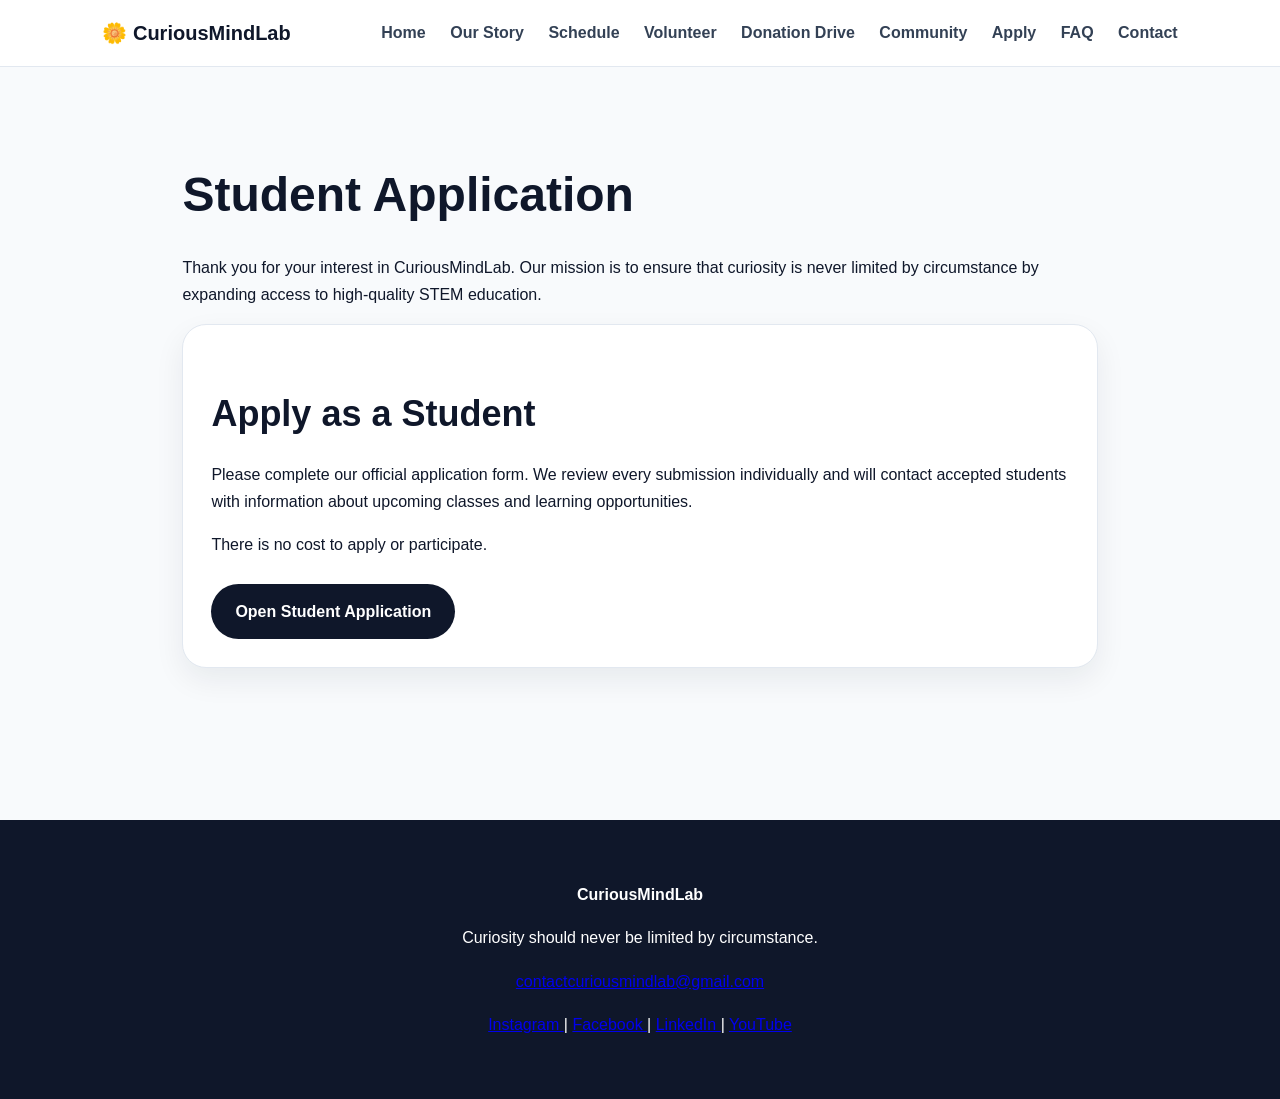
<file: signup.html>
<!DOCTYPE html>
<html lang="en">
<head>
<meta charset="UTF-8">
<meta name="viewport" content="width=device-width, initial-scale=1.0">
<title>Apply | CuriousMindLab</title>

<link rel="stylesheet" href="style.css">

</head>

<body>

<nav>

<a class="logo" href="index.html">
🌼 CuriousMindLab
</a>

<button class="menu-btn" onclick="toggleMenu()">☰</button>

<div class="nav-links" id="navLinks">
<a href="index.html">Home</a>
<a href="about.html">Our Story</a>
<a href="schedule.html">Schedule</a>
<a href="volunteer.html">Volunteer</a>
<a href="donate.html">Donation Drive</a>
<a href="community.html">Community</a>
<a href="signup.html">Apply</a>
<a href="faq.html">FAQ</a>
<a href="contact.html">Contact</a>
</div>

</nav>

<div class="container">

<h1>Student Application</h1>

<p>

Thank you for your interest in CuriousMindLab.

Our mission is to ensure that curiosity is never limited by circumstance by expanding access to high-quality STEM education.

</p>

<div class="card">

<h2>

Apply as a Student

</h2>

<p>

Please complete our official application form. We review every submission individually and will contact accepted students with information about upcoming classes and learning opportunities.

</p>

<p>

There is no cost to apply or participate.

</p>

<a class="btn"
href="https://forms.gle/2xfZHjqkMkYTVEiT9"
target="_blank">

Open Student Application

</a>

</div>


</div>

<footer>
  <p><strong>CuriousMindLab</strong></p>

  <p>Curiosity should never be limited by circumstance.</p>

  <p>
    <a href="mailto:contactcuriousmindlab@gmail.com">
      contactcuriousmindlab@gmail.com
    </a>
  </p>

  <p>
    <a
      href="https://www.instagram.com/contactcuriousmindlab/"
      target="_blank"
      rel="noopener noreferrer"
    >
      Instagram
    </a>
    |
    <a
      href="https://www.facebook.com/CuriousMindLab.org/"
      target="_blank"
      rel="noopener noreferrer"
    >
      Facebook
    </a>
    |
    <a
      href="https://www.linkedin.com/company/curiousmindlab/"
      target="_blank"
      rel="noopener noreferrer"
    >
      LinkedIn
    </a>
    |
    <a
      href="https://www.youtube.com/@CuriousMindLabOrg"
      target="_blank"
      rel="noopener noreferrer"
    >
      YouTube
    </a>
  </p>
</footer>

<script src="script.js"></script>

</body>
</html>
</file>
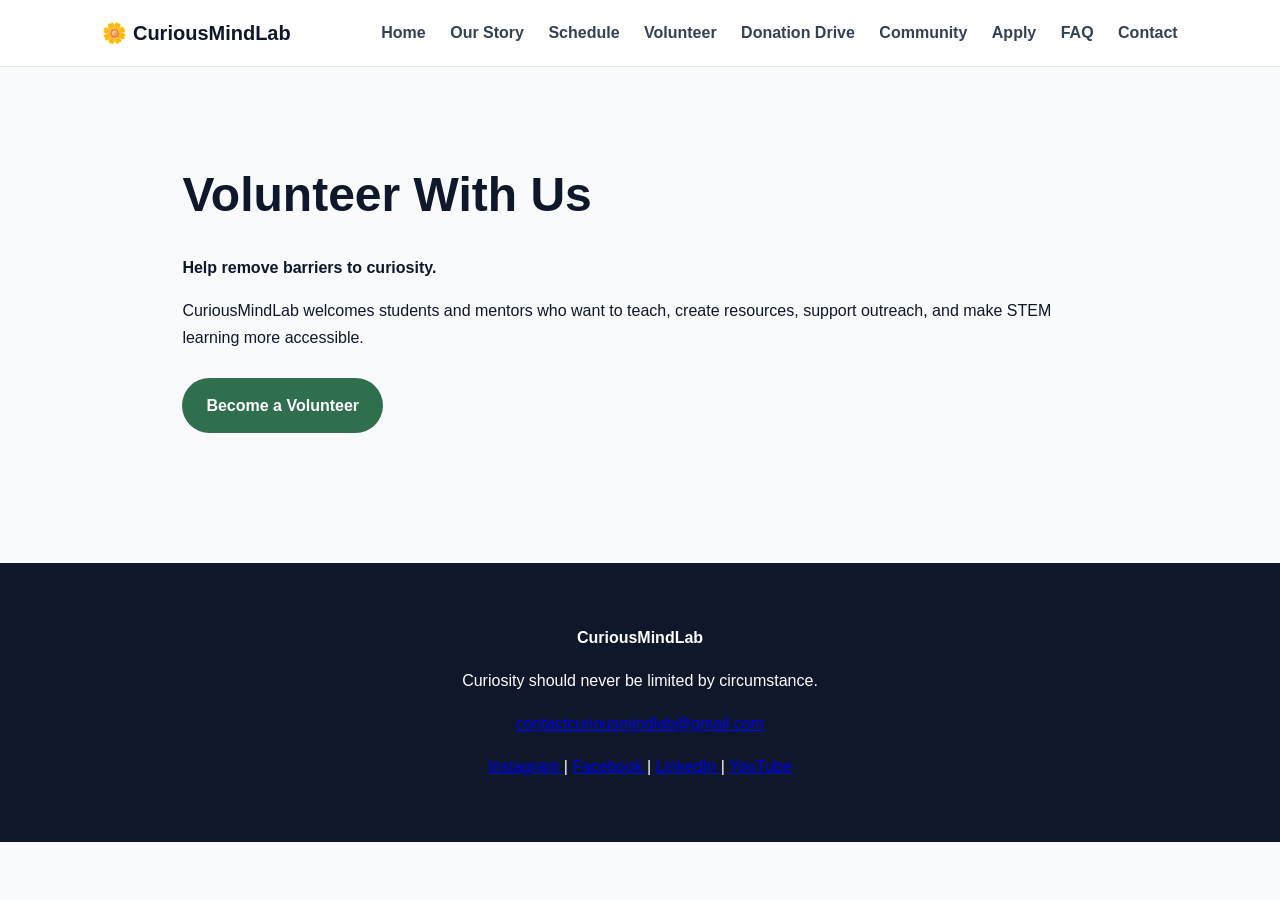
<file: volunteer.html>
<!DOCTYPE html>
<html lang="en">
<head>
  <meta charset="UTF-8">
  <meta name="viewport" content="width=device-width, initial-scale=1.0">
  <title>Volunteer | CuriousMindLab</title>
  <link rel="stylesheet" href="style.css">
</head>
<body>


<nav>
  <a class="logo" href="index.html">🌼 CuriousMindLab</a>
  <button class="menu-btn" onclick="toggleMenu()">☰</button>
  <div class="nav-links" id="navLinks">
    <a href="index.html">Home</a>
    <a href="about.html">Our Story</a>
    <a href="schedule.html">Schedule</a>
    <a href="volunteer.html">Volunteer</a>
    <a href="donate.html">Donation Drive</a>
    <a href="community.html">Community</a>
    <a href="signup.html">Apply</a>
    <a href="faq.html">FAQ</a>
    <a href="contact.html">Contact</a>
  </div>
</nav>

<div class="container">
  <h1>Volunteer With Us</h1>
  <p><strong>Help remove barriers to curiosity.</strong></p>
  <p>
    CuriousMindLab welcomes students and mentors who want to teach, create
    resources, support outreach, and make STEM learning more accessible.
  </p>
  <a class="btn green" href="https://forms.gle/sJ379AuczvffEJZz8" target="_blank">
      Become a Volunteer
  </a>

</div>

<footer>
  <p><strong>CuriousMindLab</strong></p>

  <p>Curiosity should never be limited by circumstance.</p>

  <p>
    <a href="mailto:contactcuriousmindlab@gmail.com">
      contactcuriousmindlab@gmail.com
    </a>
  </p>

  <p>
    <a
      href="https://www.instagram.com/contactcuriousmindlab/"
      target="_blank"
      rel="noopener noreferrer"
    >
      Instagram
    </a>
    |
    <a
      href="https://www.facebook.com/CuriousMindLab.org/"
      target="_blank"
      rel="noopener noreferrer"
    >
      Facebook
    </a>
    |
    <a
      href="https://www.linkedin.com/company/curiousmindlab/"
      target="_blank"
      rel="noopener noreferrer"
    >
      LinkedIn
    </a>
    |
    <a
      href="https://www.youtube.com/@CuriousMindLabOrg"
      target="_blank"
      rel="noopener noreferrer"
    >
      YouTube
    </a>
  </p>
</footer>

<script src="script.js"></script>
</body>
</html>
</file>
<file: style.css>
*{box-sizing:border-box}
body{margin:0;font-family:Arial,sans-serif;background:#f8fafc;color:#0f172a;line-height:1.7}
.banner{background:#0f172a;color:white;text-align:center;padding:12px 16px;font-weight:700}
nav{background:white;border-bottom:1px solid #e2e8f0;padding:16px 8%;display:flex;justify-content:space-between;align-items:center;position:sticky;top:0;z-index:100}
.logo{font-weight:900;font-size:1.25rem;color:#0f172a;text-decoration:none}
.nav-links a{margin-left:20px;text-decoration:none;color:#334155;font-weight:700}
.menu-btn{display:none;background:none;border:none;font-size:1.8rem;cursor:pointer}
.hero{padding:95px 8%;text-align:center;background:radial-gradient(circle at top left,#dcfce7,transparent 30%),radial-gradient(circle at bottom right,#dbeafe,transparent 35%),#f8fafc}
.hero h1{font-size:clamp(2.7rem,7vw,5.6rem);line-height:1.04;margin:0 0 24px;letter-spacing:-2px}
.hero p{max-width:820px;margin:0 auto 32px;font-size:1.2rem;color:#475569}
section,.container{max-width:1120px;margin:auto;padding:70px 8%}
h1{font-size:3rem;line-height:1.1}
h2{font-size:2.25rem;margin-bottom:16px}
.btn{display:inline-block;padding:14px 24px;border-radius:999px;background:#0f172a;color:white;text-decoration:none;font-weight:800;margin-top:10px}
.btn.green{background:#2f6f4e}
.grid{display:grid;grid-template-columns:repeat(auto-fit,minmax(230px,1fr));gap:22px;margin-top:28px}
.card{background:white;padding:28px;border-radius:24px;border:1px solid #e2e8f0;box-shadow:0 12px 30px rgba(15,23,42,.07);margin-bottom:22px}
.card h3{margin-top:0}
footer{background:#0f172a;color:white;text-align:center;padding:45px 8%;margin-top:60px}
@media(max-width:768px){
nav{padding:15px 6%}
.menu-btn{display:block}
.nav-links{display:none;position:absolute;top:60px;left:0;width:100%;background:white;border-bottom:1px solid #e2e8f0;padding:18px 0;text-align:center}
.nav-links.active{display:block}
.nav-links a{display:block;margin:14px 0}
.hero{padding:70px 6%}
.hero h1{font-size:2.6rem}
.hero p{font-size:1.05rem}
section,.container{padding:50px 6%}
h1{font-size:2.4rem}
h2{font-size:1.9rem}
.btn{display:block;width:100%;max-width:320px;margin:12px auto;text-align:center}
}
</file>
